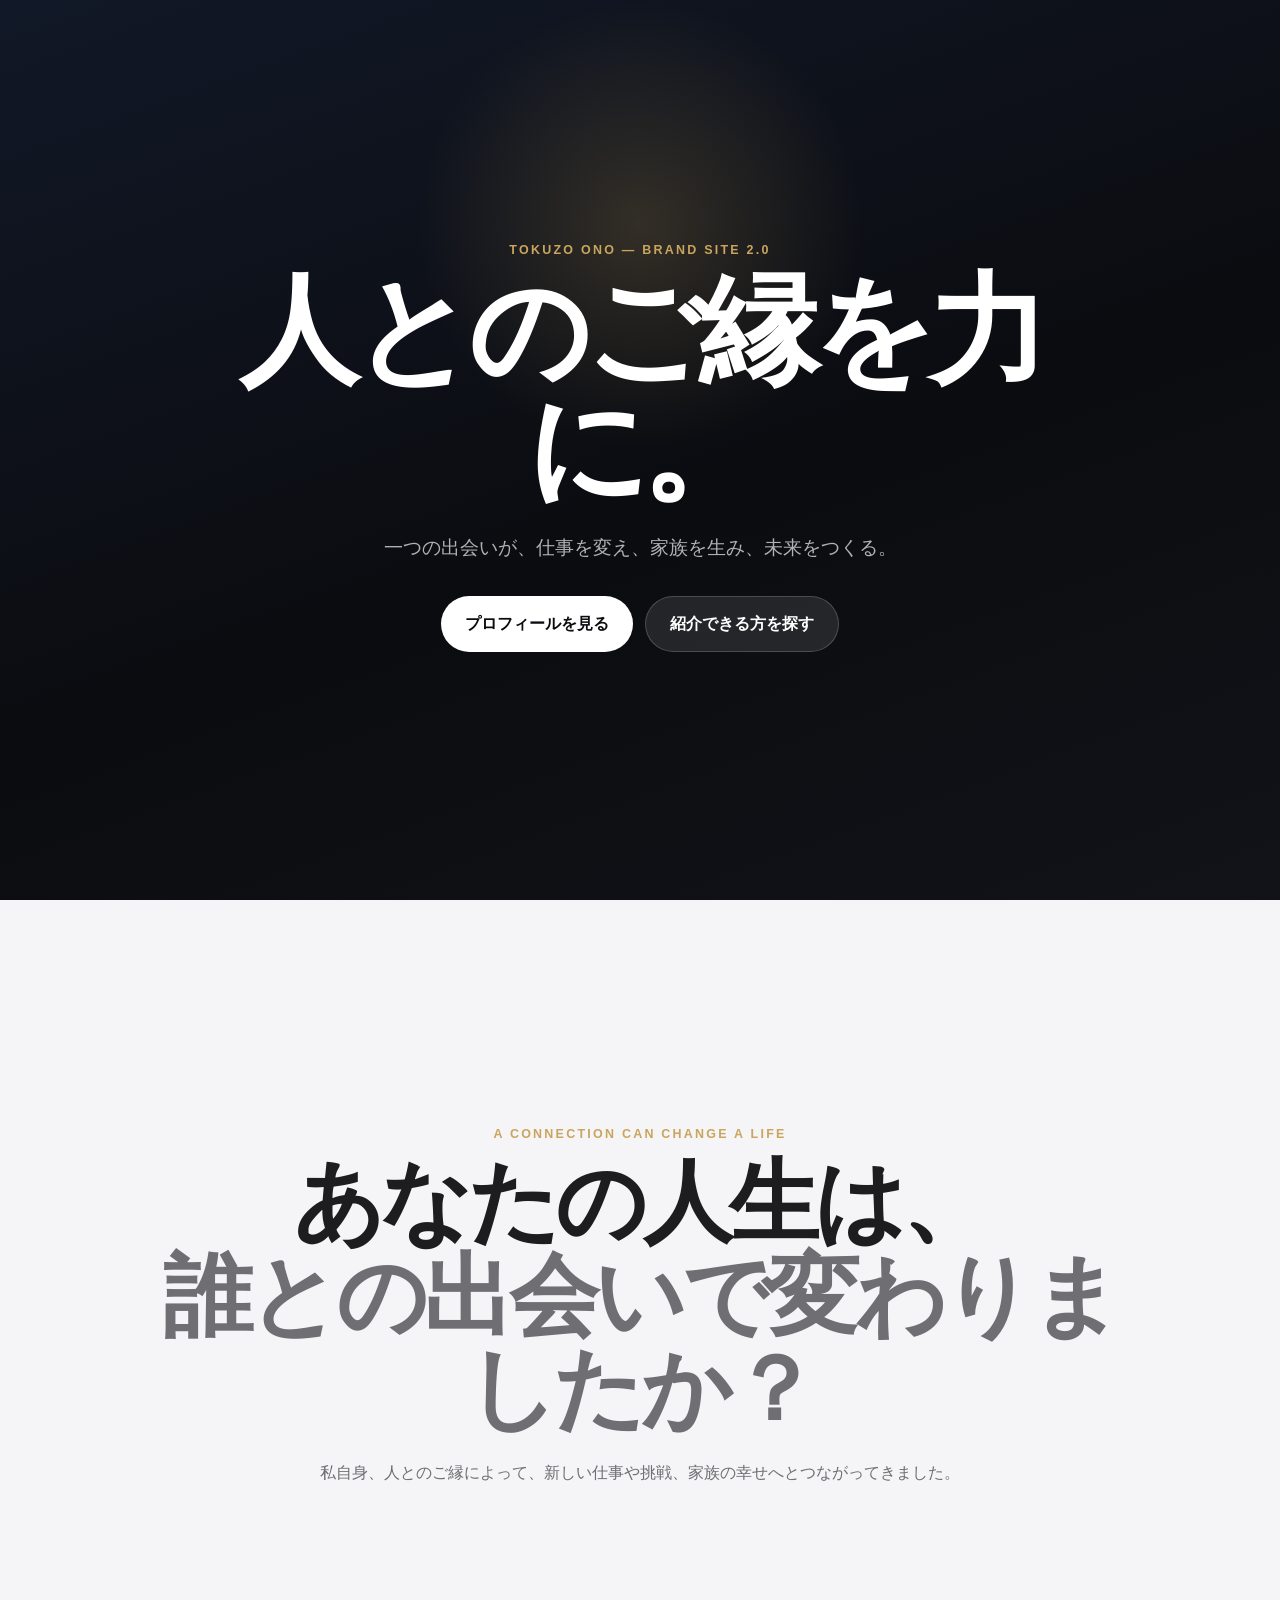
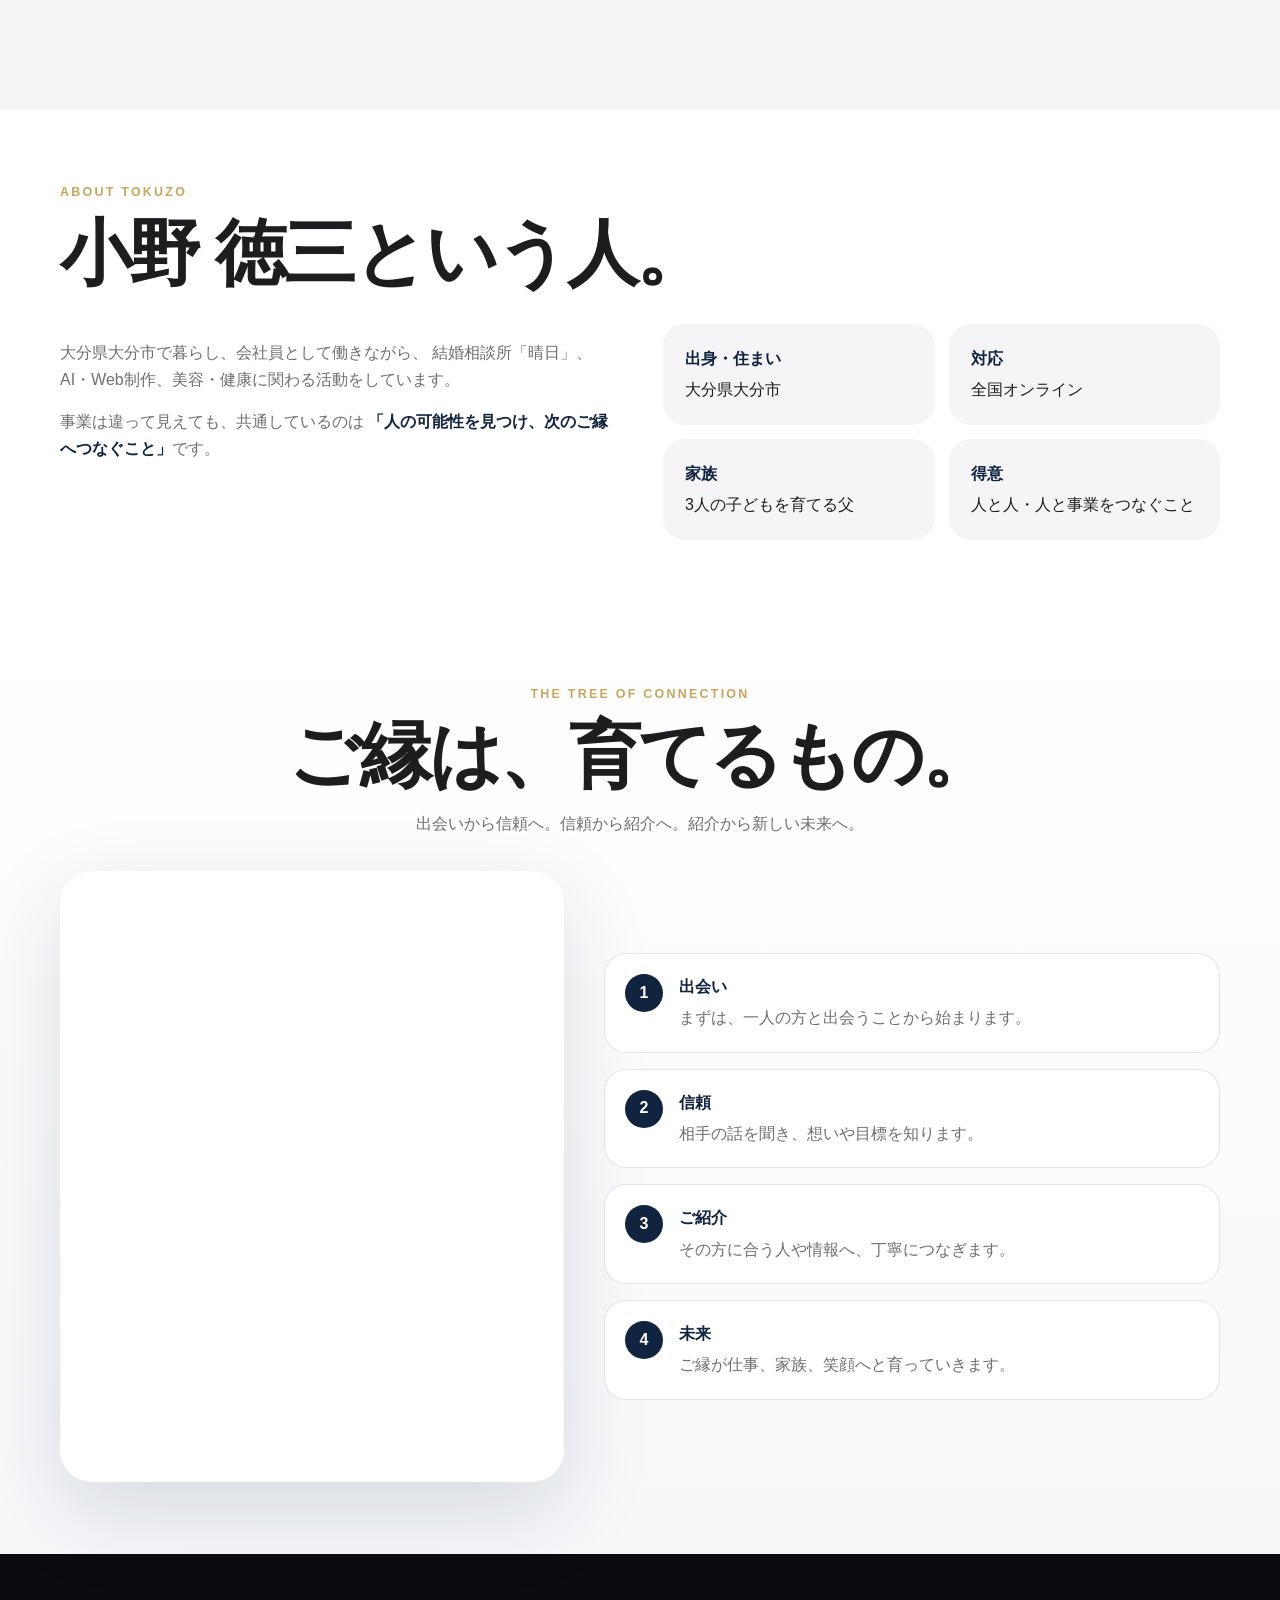
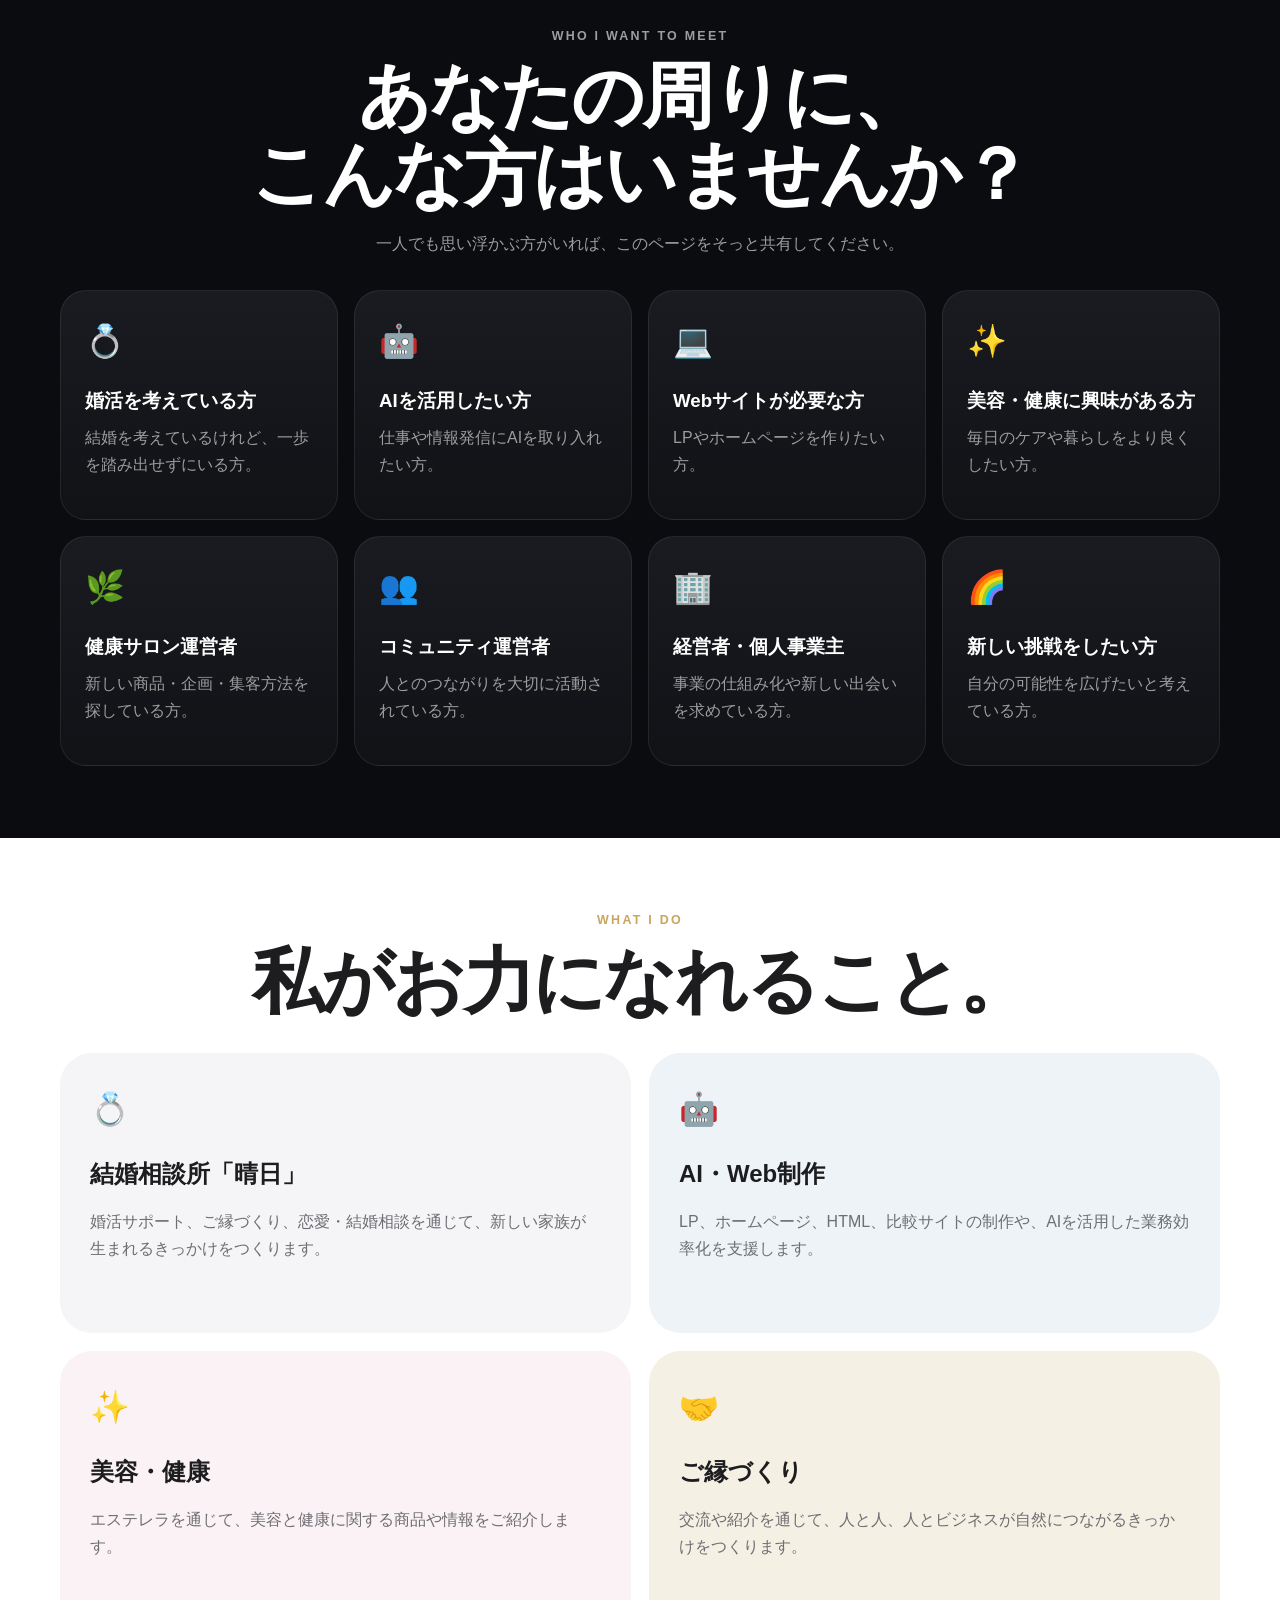
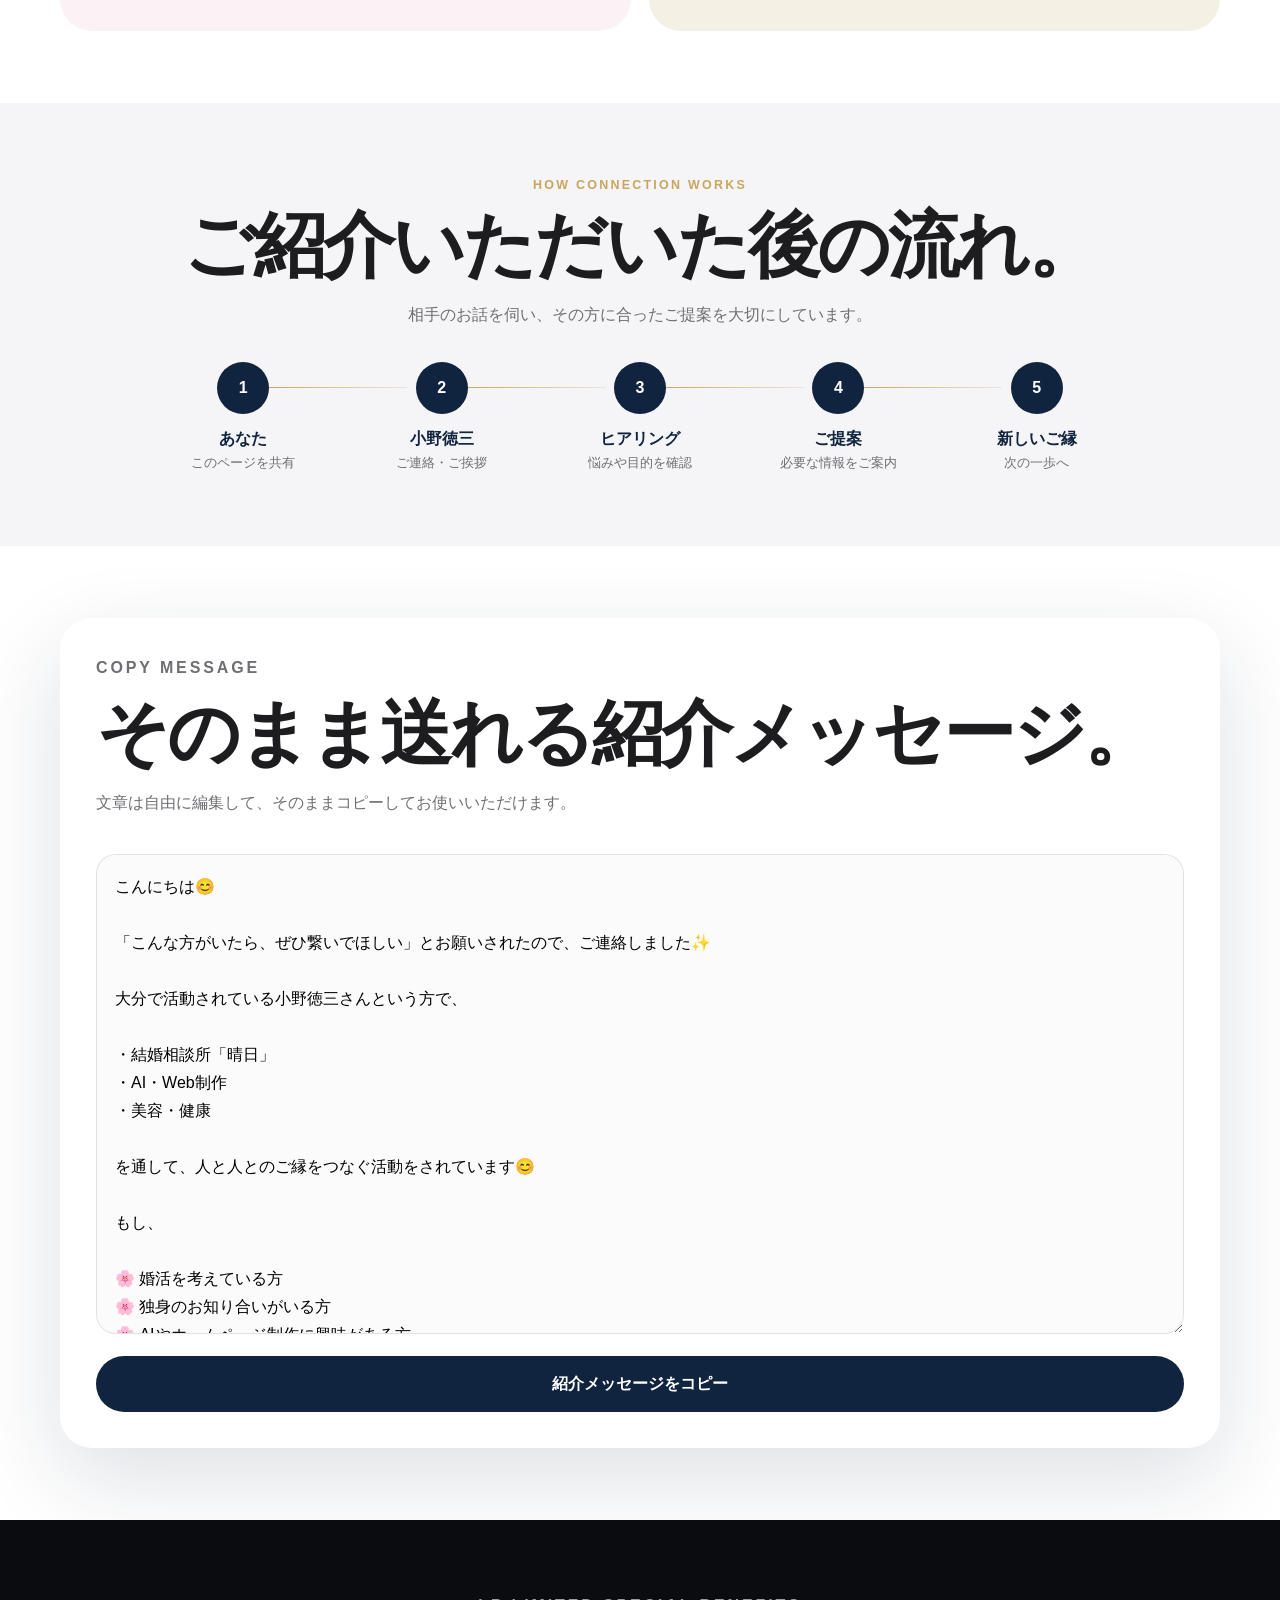
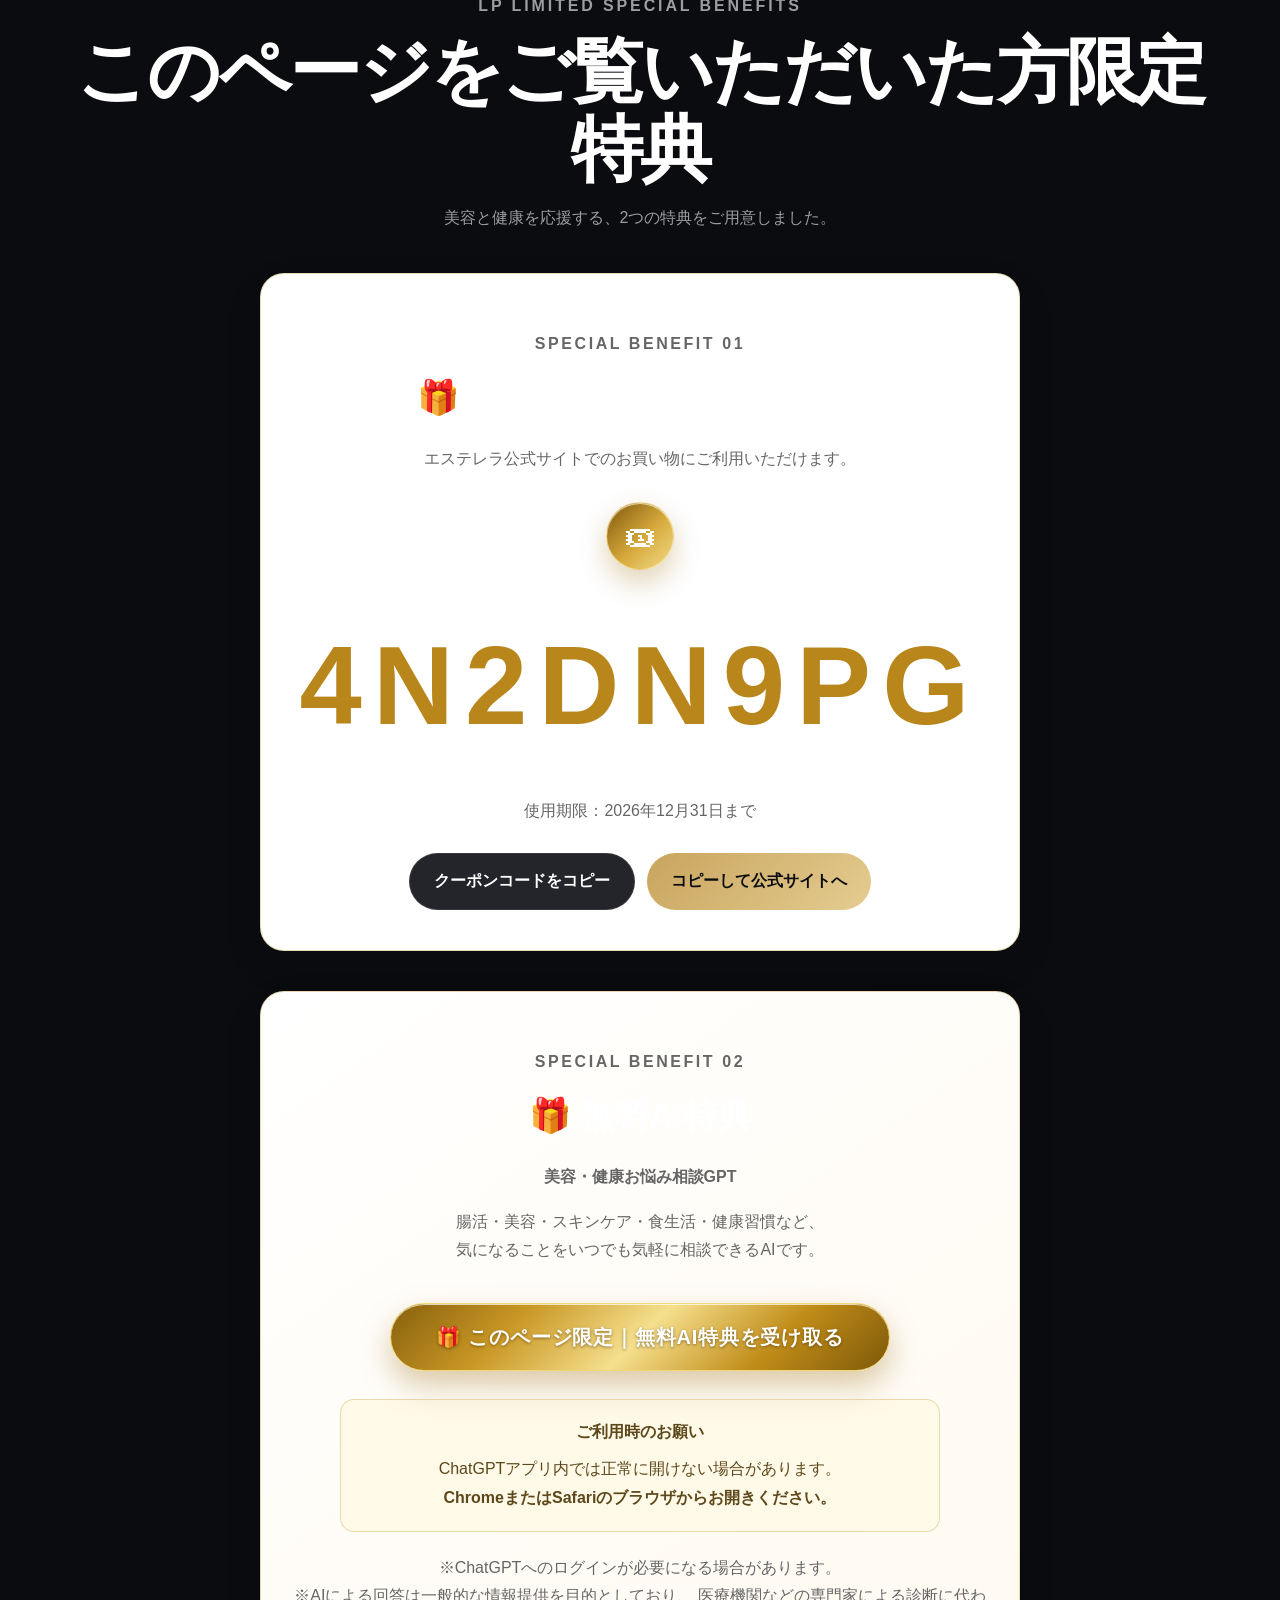
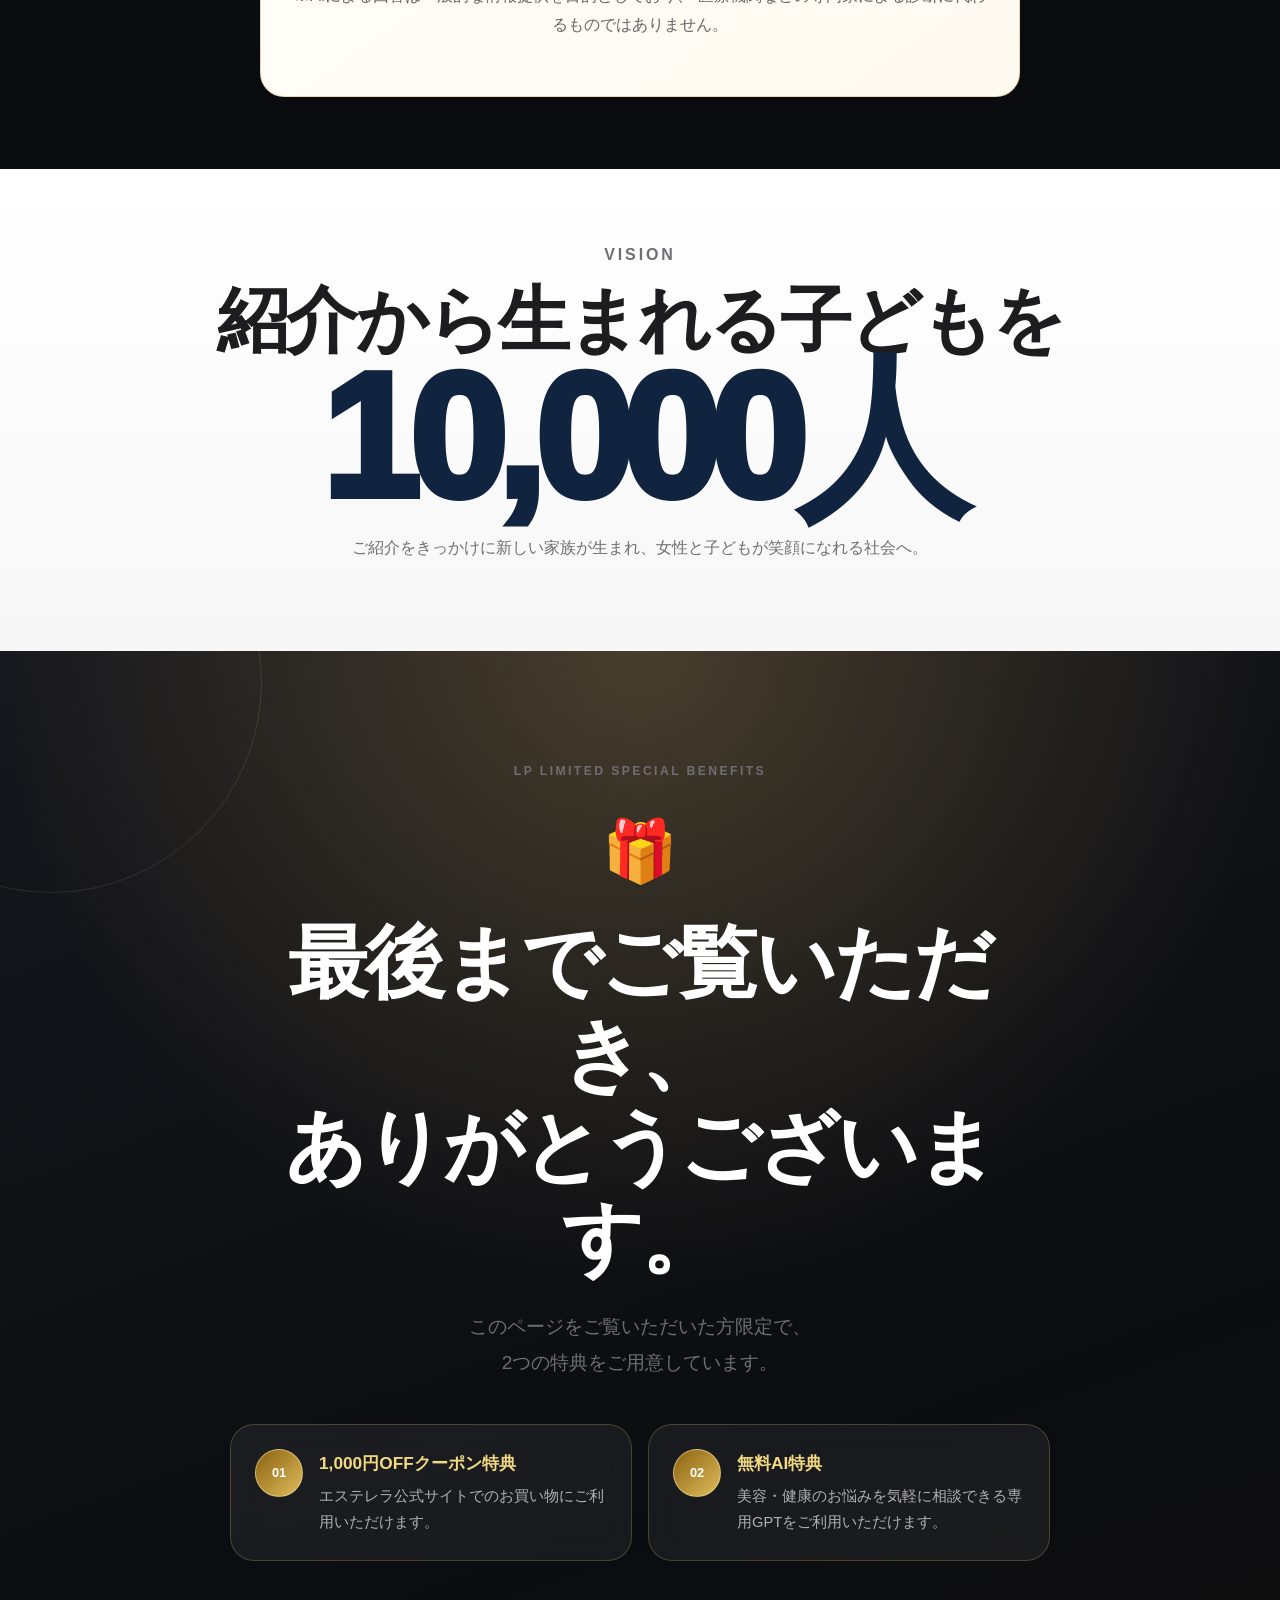
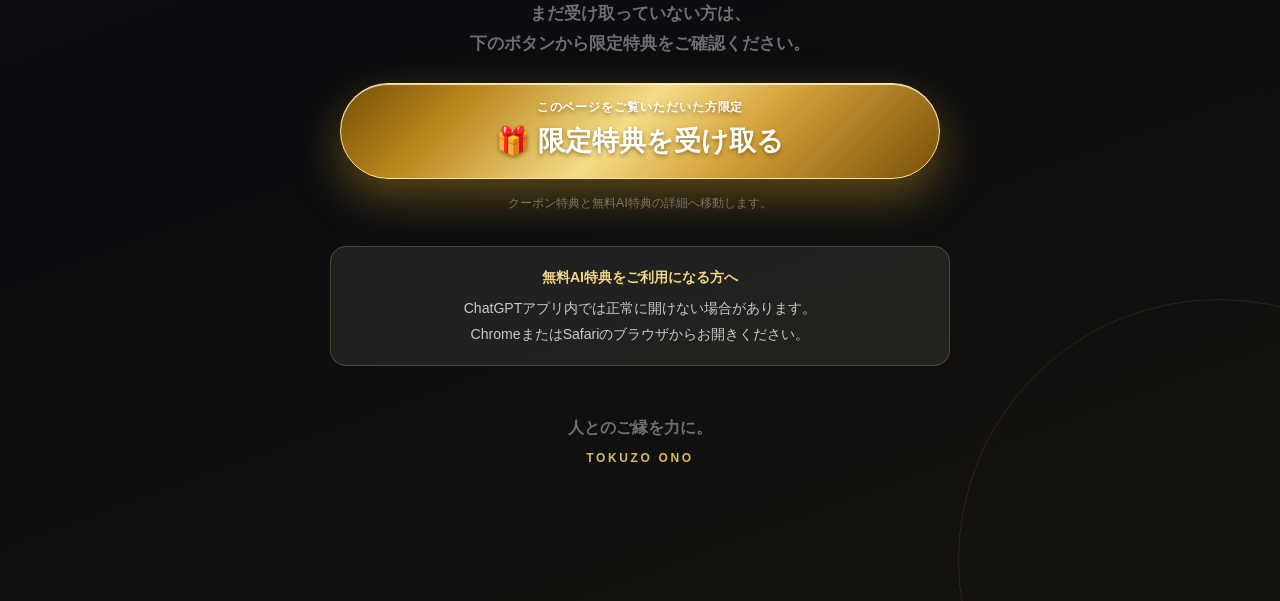
<file: index.html>
<!DOCTYPE html>
<html lang="ja">
<head>
  <meta charset="UTF-8">
  <meta name="viewport" content="width=device-width,initial-scale=1,viewport-fit=cover">
  <meta name="description" content="小野徳三ブランドサイト。人とのご縁を力に。婚活、AI・Web制作、美容・健康を通じて、新しい出会いと未来をつなぎます。">
  <meta name="theme-color" content="#0b0c10">
  <title>小野徳三｜人とのご縁を力に。</title>
  <link rel="stylesheet" href="style.css">
</head>
<body>
  <header class="hero">
    <div class="hero__inner reveal">
      <p class="eyebrow">TOKUZO ONO — BRAND SITE 2.0</p>
      <h1>人とのご縁を力に。</h1>
      <p class="hero__lead">一つの出会いが、仕事を変え、家族を生み、未来をつくる。</p>
      <div class="hero__actions">
        <a class="button button--light" href="#about">プロフィールを見る</a>
        <a class="button button--glass" href="#connect">紹介できる方を探す</a>
      </div>
    </div>
  </header>

  <main>
    <section class="statement">
      <div class="statement__inner reveal">
        <p class="eyebrow">A CONNECTION CAN CHANGE A LIFE</p>
        <h2>あなたの人生は、<span>誰との出会いで変わりましたか？</span></h2>
        <p>私自身、人とのご縁によって、新しい仕事や挑戦、家族の幸せへとつながってきました。</p>
      </div>
    </section>

    <section class="section" id="about">
      <div class="container">
        <div class="section__head reveal">
          <p class="eyebrow">ABOUT TOKUZO</p>
          <h2>小野 徳三という人。</h2>
        </div>

        <div class="about-grid">
          <div class="about-copy reveal">
            <p>
              大分県大分市で暮らし、会社員として働きながら、
              結婚相談所「晴日」、AI・Web制作、美容・健康に関わる活動をしています。
            </p>
            <p>
              事業は違って見えても、共通しているのは
              <strong>「人の可能性を見つけ、次のご縁へつなぐこと」</strong>です。
            </p>
          </div>

          <div class="facts">
            <article class="fact reveal"><b>出身・住まい</b><span>大分県大分市</span></article>
            <article class="fact reveal"><b>対応</b><span>全国オンライン</span></article>
            <article class="fact reveal"><b>家族</b><span>3人の子どもを育てる父</span></article>
            <article class="fact reveal"><b>得意</b><span>人と人・人と事業をつなぐこと</span></article>
          </div>
        </div>
      </div>
    </section>

    <section class="section story" id="story">
      <div class="container">
        <div class="section__head centered reveal">
          <p class="eyebrow">THE TREE OF CONNECTION</p>
          <h2>ご縁は、育てるもの。</h2>
          <p>出会いから信頼へ。信頼から紹介へ。紹介から新しい未来へ。</p>
        </div>

        <div class="story-grid">
          <div class="tree-card reveal">
            <svg class="tree" viewBox="0 0 500 620" role="img" aria-label="ご縁の木">
              <path class="trunk" d="M250 550 C245 470 252 390 250 310 C248 235 255 180 250 110"/>
              <path class="branch" d="M250 390 C205 355 165 325 125 285"/>
              <path class="branch" d="M250 360 C295 330 335 300 375 255"/>
              <path class="branch" d="M250 300 C210 270 180 235 160 195"/>
              <path class="branch" d="M250 280 C292 245 320 210 340 165"/>
              <path class="branch" d="M250 225 C225 190 220 155 225 120"/>
              <path class="branch" d="M250 215 C275 180 280 145 275 110"/>
              <g class="leaves">
                <circle cx="122" cy="284" r="16"/><circle cx="155" cy="315" r="15"/>
                <circle cx="380" cy="252" r="17"/><circle cx="337" cy="291" r="15"/>
                <circle cx="158" cy="193" r="17"/><circle cx="190" cy="235" r="14"/>
                <circle cx="342" cy="163" r="17"/><circle cx="310" cy="210" r="14"/>
                <circle cx="224" cy="118" r="16"/><circle cx="276" cy="108" r="16"/>
              </g>
              <g class="flowers">
                <circle cx="118" cy="270" r="9"/><circle cx="149" cy="303" r="8"/>
                <circle cx="385" cy="238" r="9"/><circle cx="350" cy="278" r="8"/>
                <circle cx="150" cy="180" r="9"/><circle cx="181" cy="220" r="8"/>
                <circle cx="348" cy="150" r="9"/><circle cx="318" cy="198" r="8"/>
                <circle cx="215" cy="105" r="9"/><circle cx="286" cy="95" r="9"/>
              </g>
            </svg>
          </div>

          <div class="story-steps">
            <article class="story-step reveal"><span>1</span><div><b>出会い</b><p>まずは、一人の方と出会うことから始まります。</p></div></article>
            <article class="story-step reveal"><span>2</span><div><b>信頼</b><p>相手の話を聞き、想いや目標を知ります。</p></div></article>
            <article class="story-step reveal"><span>3</span><div><b>ご紹介</b><p>その方に合う人や情報へ、丁寧につなぎます。</p></div></article>
            <article class="story-step reveal"><span>4</span><div><b>未来</b><p>ご縁が仕事、家族、笑顔へと育っていきます。</p></div></article>
          </div>
        </div>
      </div>
    </section>

    <section class="section connect" id="connect">
      <div class="container">
        <div class="section__head centered reveal">
          <p class="eyebrow">WHO I WANT TO MEET</p>
          <h2>あなたの周りに、<br>こんな方はいませんか？</h2>
          <p>一人でも思い浮かぶ方がいれば、このページをそっと共有してください。</p>
        </div>

        <div class="connect-grid">
          <article class="connect-card reveal"><span>💍</span><h3>婚活を考えている方</h3><p>結婚を考えているけれど、一歩を踏み出せずにいる方。</p></article>
          <article class="connect-card reveal"><span>🤖</span><h3>AIを活用したい方</h3><p>仕事や情報発信にAIを取り入れたい方。</p></article>
          <article class="connect-card reveal"><span>💻</span><h3>Webサイトが必要な方</h3><p>LPやホームページを作りたい方。</p></article>
          <article class="connect-card reveal"><span>✨</span><h3>美容・健康に興味がある方</h3><p>毎日のケアや暮らしをより良くしたい方。</p></article>
          <article class="connect-card reveal"><span>🌿</span><h3>健康サロン運営者</h3><p>新しい商品・企画・集客方法を探している方。</p></article>
          <article class="connect-card reveal"><span>👥</span><h3>コミュニティ運営者</h3><p>人とのつながりを大切に活動されている方。</p></article>
          <article class="connect-card reveal"><span>🏢</span><h3>経営者・個人事業主</h3><p>事業の仕組み化や新しい出会いを求めている方。</p></article>
          <article class="connect-card reveal"><span>🌈</span><h3>新しい挑戦をしたい方</h3><p>自分の可能性を広げたいと考えている方。</p></article>
        </div>
      </div>
    </section>

    <section class="section services">
      <div class="container">
        <div class="section__head centered reveal">
          <p class="eyebrow">WHAT I DO</p>
          <h2>私がお力になれること。</h2>
        </div>

        <div class="services-grid">
          <article class="service reveal"><span>💍</span><h3>結婚相談所「晴日」</h3><p>婚活サポート、ご縁づくり、恋愛・結婚相談を通じて、新しい家族が生まれるきっかけをつくります。</p></article>
          <article class="service reveal"><span>🤖</span><h3>AI・Web制作</h3><p>LP、ホームページ、HTML、比較サイトの制作や、AIを活用した業務効率化を支援します。</p></article>
          <article class="service reveal"><span>✨</span><h3>美容・健康</h3><p>エステレラを通じて、美容と健康に関する商品や情報をご紹介します。</p></article>
          <article class="service reveal"><span>🤝</span><h3>ご縁づくり</h3><p>交流や紹介を通じて、人と人、人とビジネスが自然につながるきっかけをつくります。</p></article>
        </div>
      </div>
    </section>

    <section class="section flow">
      <div class="container">
        <div class="section__head centered reveal">
          <p class="eyebrow">HOW CONNECTION WORKS</p>
          <h2>ご紹介いただいた後の流れ。</h2>
          <p>相手のお話を伺い、その方に合ったご提案を大切にしています。</p>
        </div>

        <div class="flow-line">
          <div class="flow-item reveal"><b>1</b><span>あなた</span><small>このページを共有</small></div>
          <div class="flow-item reveal"><b>2</b><span>小野徳三</span><small>ご連絡・ご挨拶</small></div>
          <div class="flow-item reveal"><b>3</b><span>ヒアリング</span><small>悩みや目的を確認</small></div>
          <div class="flow-item reveal"><b>4</b><span>ご提案</span><small>必要な情報をご案内</small></div>
          <div class="flow-item reveal"><b>5</b><span>新しいご縁</span><small>次の一歩へ</small></div>
        </div>
      </div>
    </section>

    <section class="section" id="message">
      <div class="container">
        <div class="message-card reveal">
          <p class="eyebrow">COPY MESSAGE</p>
          <h2>そのまま送れる紹介メッセージ。</h2>
          <p>文章は自由に編集して、そのままコピーしてお使いいただけます。</p>
          <textarea id="messageText">こんにちは😊

「こんな方がいたら、ぜひ繋いでほしい」とお願いされたので、ご連絡しました✨

大分で活動されている小野徳三さんという方で、

・結婚相談所「晴日」
・AI・Web制作
・美容・健康

を通して、人と人とのご縁をつなぐ活動をされています😊

もし、

🌸 婚活を考えている方
🌸 独身のお知り合いがいる方
🌸 AIやホームページ制作に興味がある方
🌸 美容・健康に興味がある方
🌸 健康サロンを運営されている方
🌸 新しいご縁や人脈を広げたい方

など、思い当たる方がいらっしゃいましたら、ぜひプロフィールをご覧いただけると嬉しいです✨

ご縁がつながるきっかけになれば嬉しいです😊</textarea>
          <button class="button copy-button" type="button" onclick="copyMessage()">紹介メッセージをコピー</button>
        </div>
      </div>
    </section>

<section class="section coupon" id="coupon">
  <div class="container centered reveal">

    <p class="eyebrow">LP LIMITED SPECIAL BENEFITS</p>
    <h2>このページをご覧いただいた方限定特典</h2>
    <p>美容と健康を応援する、2つの特典をご用意しました。</p>

    <!-- 特典1：クーポン -->
    <div class="benefit-box">
      <p class="benefit-label">SPECIAL BENEFIT 01</p>
      <h3>🎁 1,000円OFFクーポン特典</h3>

      <p>
        エステレラ公式サイトでのお買い物にご利用いただけます。
      </p>

      <div class="coupon-icon" aria-hidden="true">🎟</div>

      <div class="coupon-code" id="couponCode">
        4N2DN9PG
      </div>

      <p class="coupon-expiry">
        使用期限：2026年12月31日まで
      </p>

      <div class="coupon-actions">
        <button
          class="button button--dark"
          type="button"
          onclick="copyCoupon()"
        >
          クーポンコードをコピー
        </button>

        <button
          class="button button--gold"
          type="button"
          onclick="copyCouponAndOpen()"
        >
          コピーして公式サイトへ
        </button>
      </div>
    </div>

    <!-- 特典2：無料AI -->
    <div class="benefit-box ai-benefit">
      <p class="benefit-label">SPECIAL BENEFIT 02</p>
      <h3>🎁 無料AI特典</h3>

      <p class="ai-benefit-title">
        美容・健康お悩み相談GPT
      </p>

      <p>
        腸活・美容・スキンケア・食生活・健康習慣など、<br>
        気になることをいつでも気軽に相談できるAIです。
      </p>

      <a
        class="gold-ai-button"
        href="https://chatgpt.com/g/g-6a60151edc6c8191a9d6f180d52386a7-mei-rong-jian-kang-onao-mixiang-tan-gpt"
        target="_blank"
        rel="noopener noreferrer"
      >
        🎁 このページ限定｜無料AI特典を受け取る
      </a>

      <div class="browser-notice">
        <strong>ご利用時のお願い</strong>

        <p>
          ChatGPTアプリ内では正常に開けない場合があります。<br>
          <strong>
            ChromeまたはSafariのブラウザからお開きください。
          </strong>
        </p>
      </div>

      <p class="ai-note">
        ※ChatGPTへのログインが必要になる場合があります。<br>
        ※AIによる回答は一般的な情報提供を目的としており、
        医療機関などの専門家による診断に代わるものではありません。
      </p>
    </div>

  </div>
</section>
    

    <section class="section vision">
      <div class="container centered reveal">
        <p class="eyebrow">VISION</p>
        <h2>紹介から生まれる子どもを</h2>
        <div class="vision-number">10,000人</div>
        <p>ご紹介をきっかけに新しい家族が生まれ、女性と子どもが笑顔になれる社会へ。</p>
      </div>
    </section>

    <section class="final final-benefit-cta">
      <div class="final-benefit-inner reveal">
        <p class="final-benefit-label">LP LIMITED SPECIAL BENEFITS</p>
        <div class="final-logo">🎁</div>

        <h2>
          最後までご覧いただき、<br>
          ありがとうございます。
        </h2>

        <p class="final-benefit-lead">
          このページをご覧いただいた方限定で、<br>
          2つの特典をご用意しています。
        </p>

        <div class="final-benefit-list">
          <div class="final-benefit-item">
            <span class="final-benefit-icon">01</span>
            <div>
              <strong>1,000円OFFクーポン特典</strong>
              <p>エステレラ公式サイトでのお買い物にご利用いただけます。</p>
            </div>
          </div>

          <div class="final-benefit-item">
            <span class="final-benefit-icon">02</span>
            <div>
              <strong>無料AI特典</strong>
              <p>美容・健康のお悩みを気軽に相談できる専用GPTをご利用いただけます。</p>
            </div>
          </div>
        </div>

        <p class="final-benefit-message">
          まだ受け取っていない方は、<br>
          下のボタンから限定特典をご確認ください。
        </p>

        <a class="final-gold-cta" href="#coupon">
          <span class="final-cta-small">このページをご覧いただいた方限定</span>
          <span class="final-cta-main">🎁 限定特典を受け取る</span>
        </a>

        <p class="final-benefit-note">
          クーポン特典と無料AI特典の詳細へ移動します。
        </p>

        <div class="final-browser-note">
          <strong>無料AI特典をご利用になる方へ</strong>
          <p>
            ChatGPTアプリ内では正常に開けない場合があります。<br>
            ChromeまたはSafariのブラウザからお開きください。
          </p>
        </div>

        <p class="final-brand">
          人とのご縁を力に。<br>
          <span>TOKUZO ONO</span>
        </p>
      </div>
    </section>
  </main>


  <nav class="mobile-bar" aria-label="スマホ用メニュー">
    <a href="#about">プロフィール</a>
    <a href="#connect">繋がりたい方</a>
    <a href="#message">紹介文</a>
    <a href="#coupon">限定特典</a>
  </nav>

  <div class="toast" id="toast">コピーしました</div>
  <script src="script.js"></script>
</body>
</html>
</file>
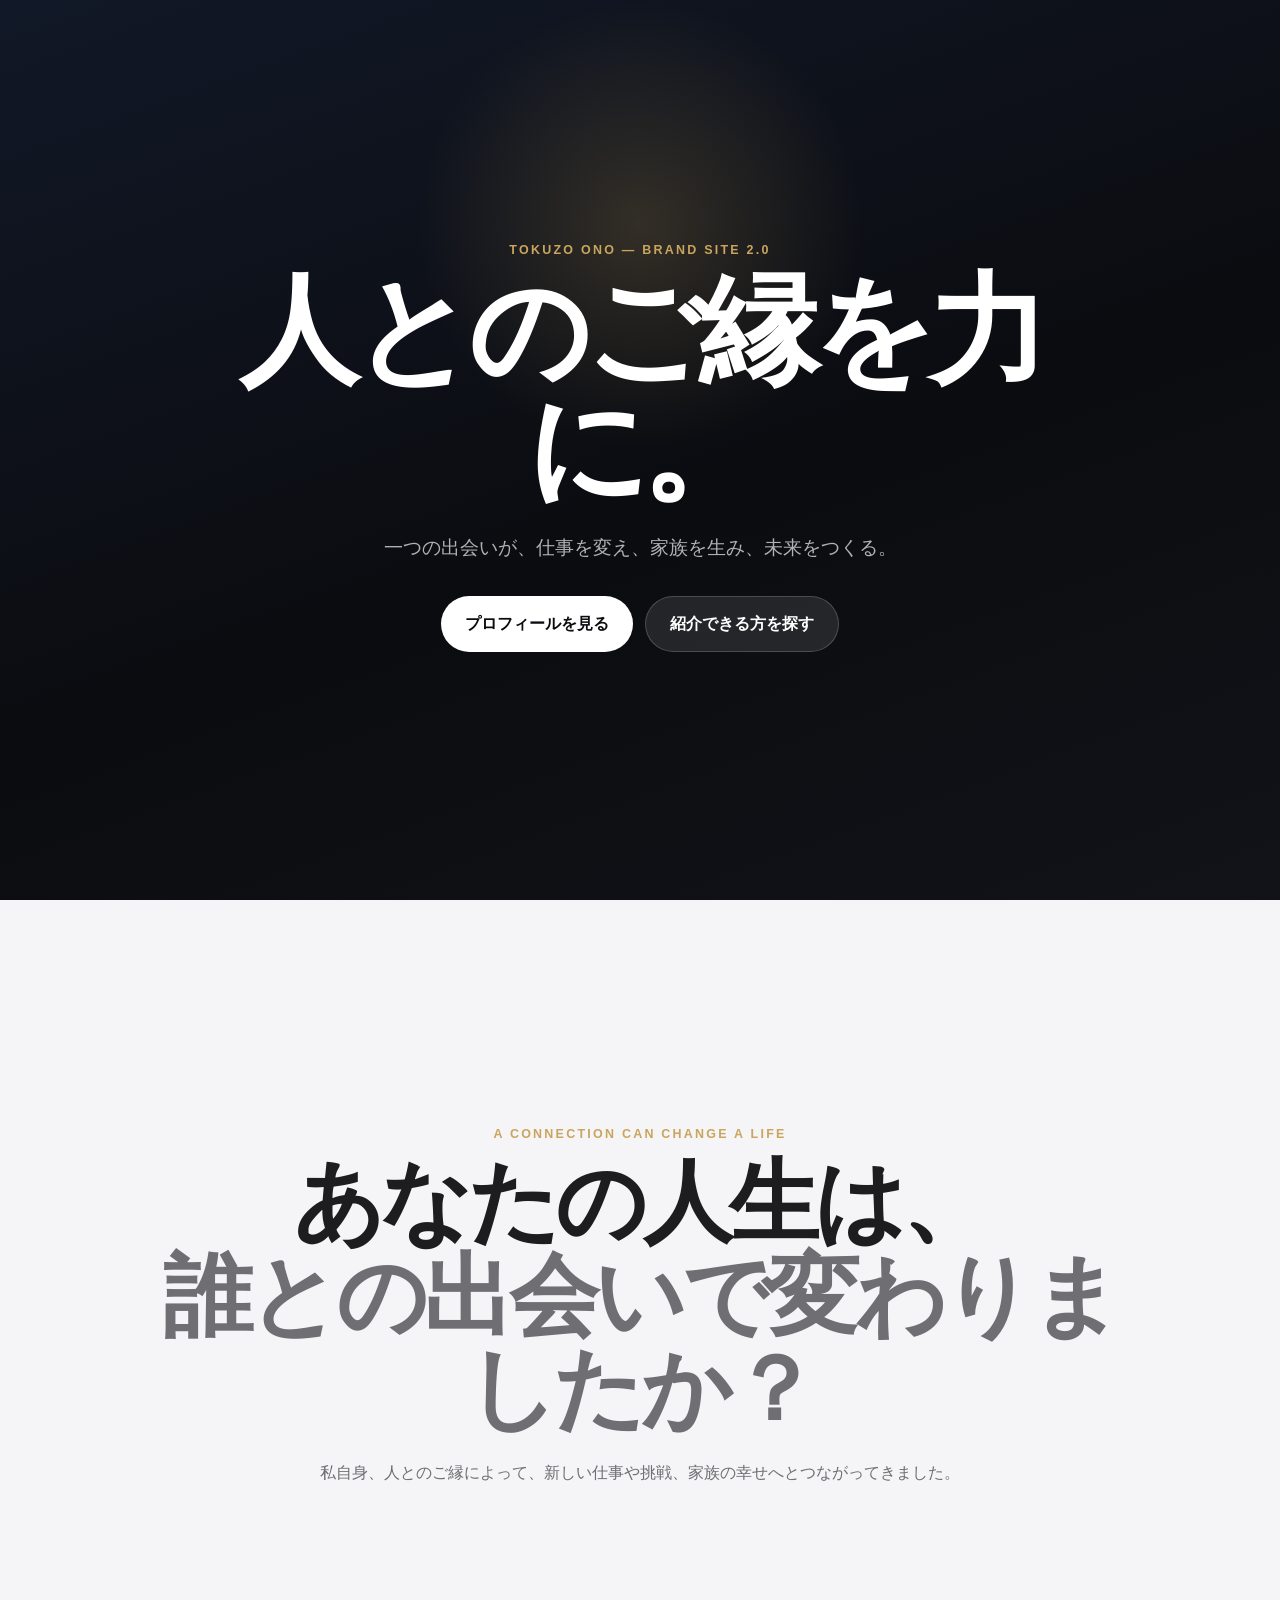
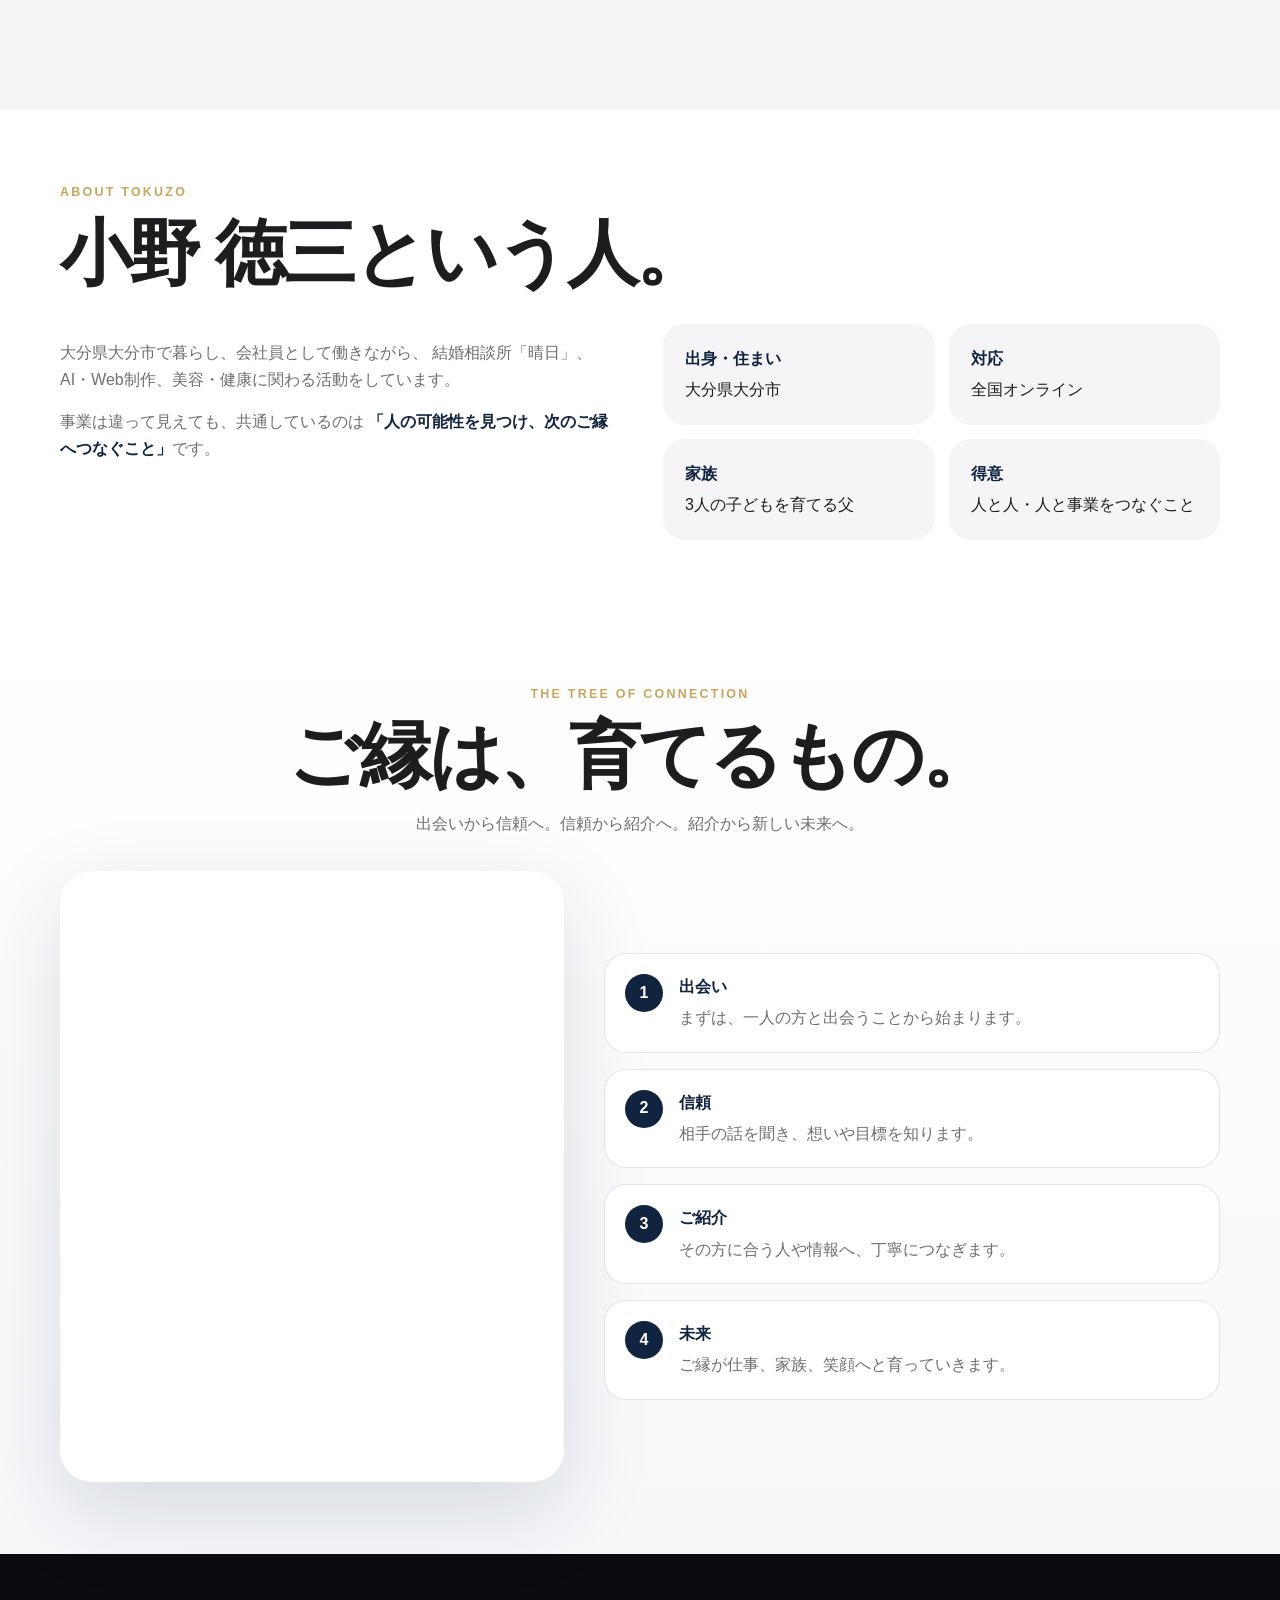
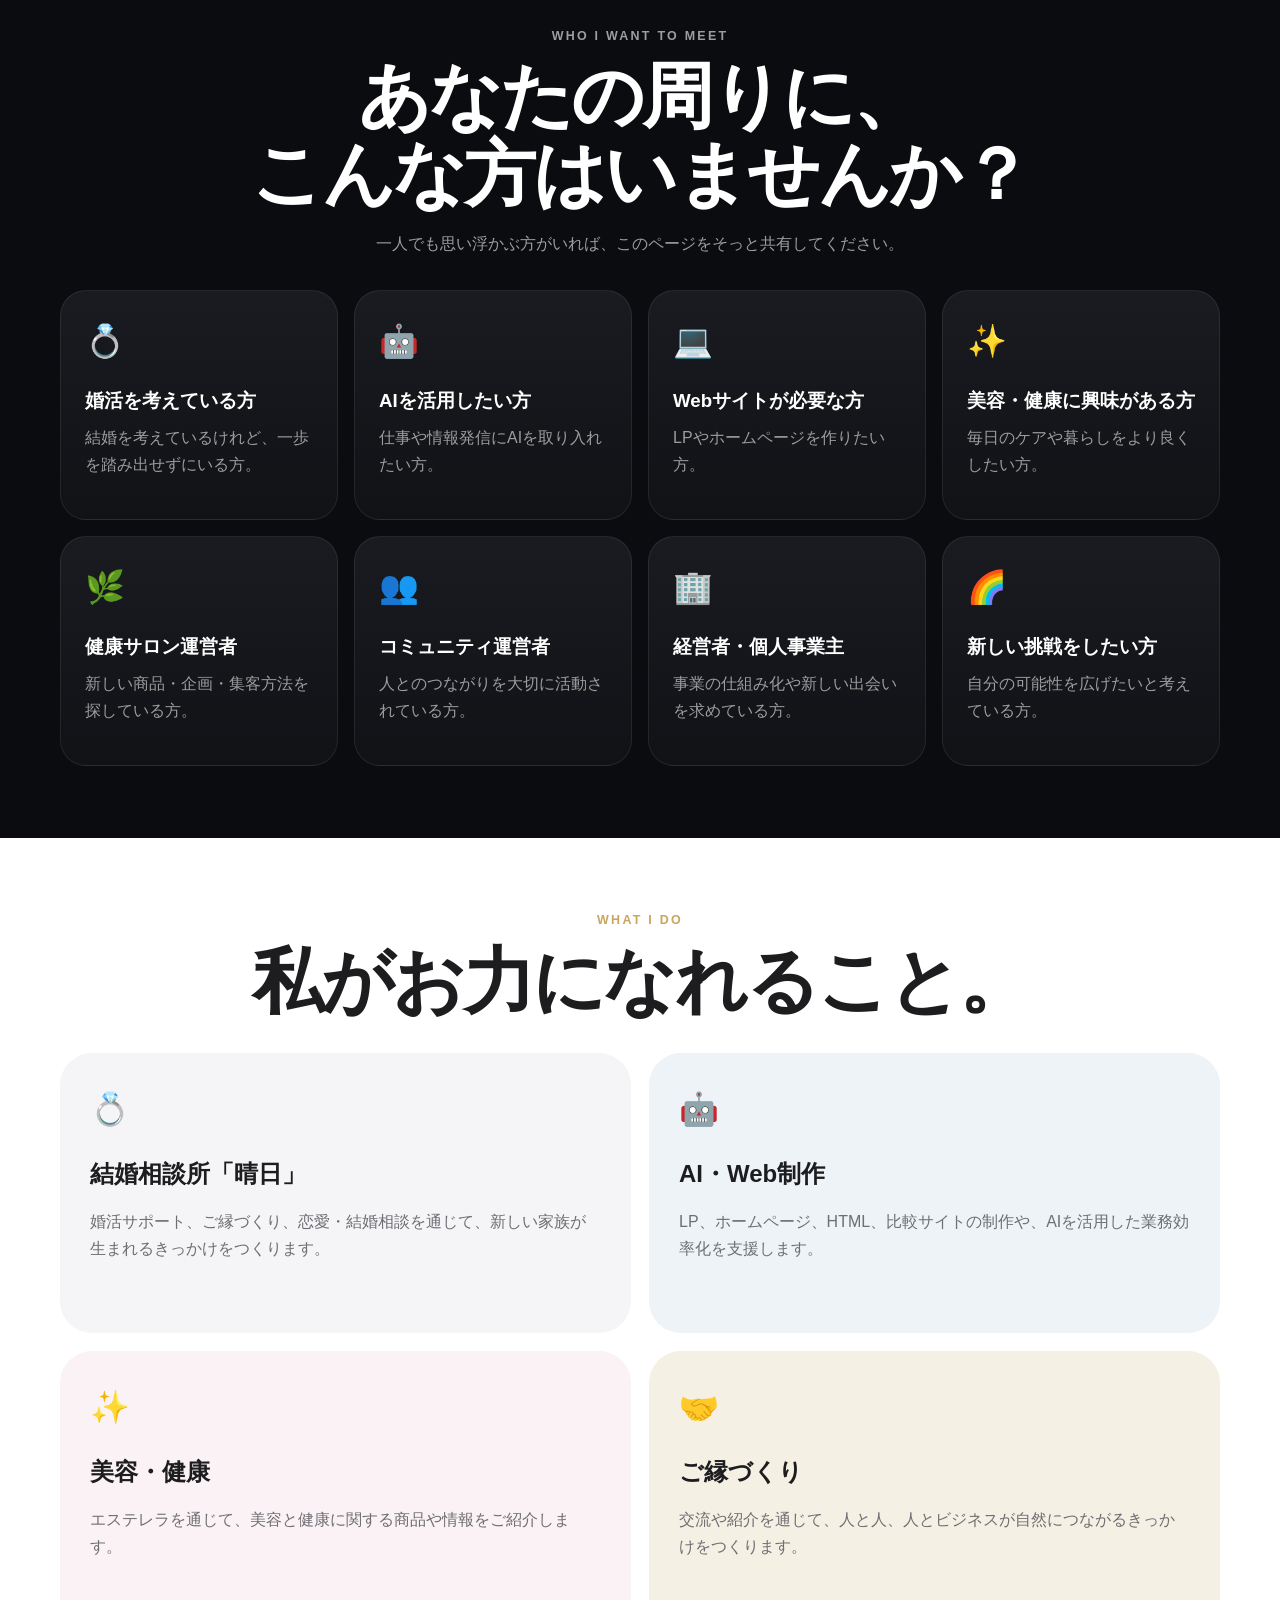
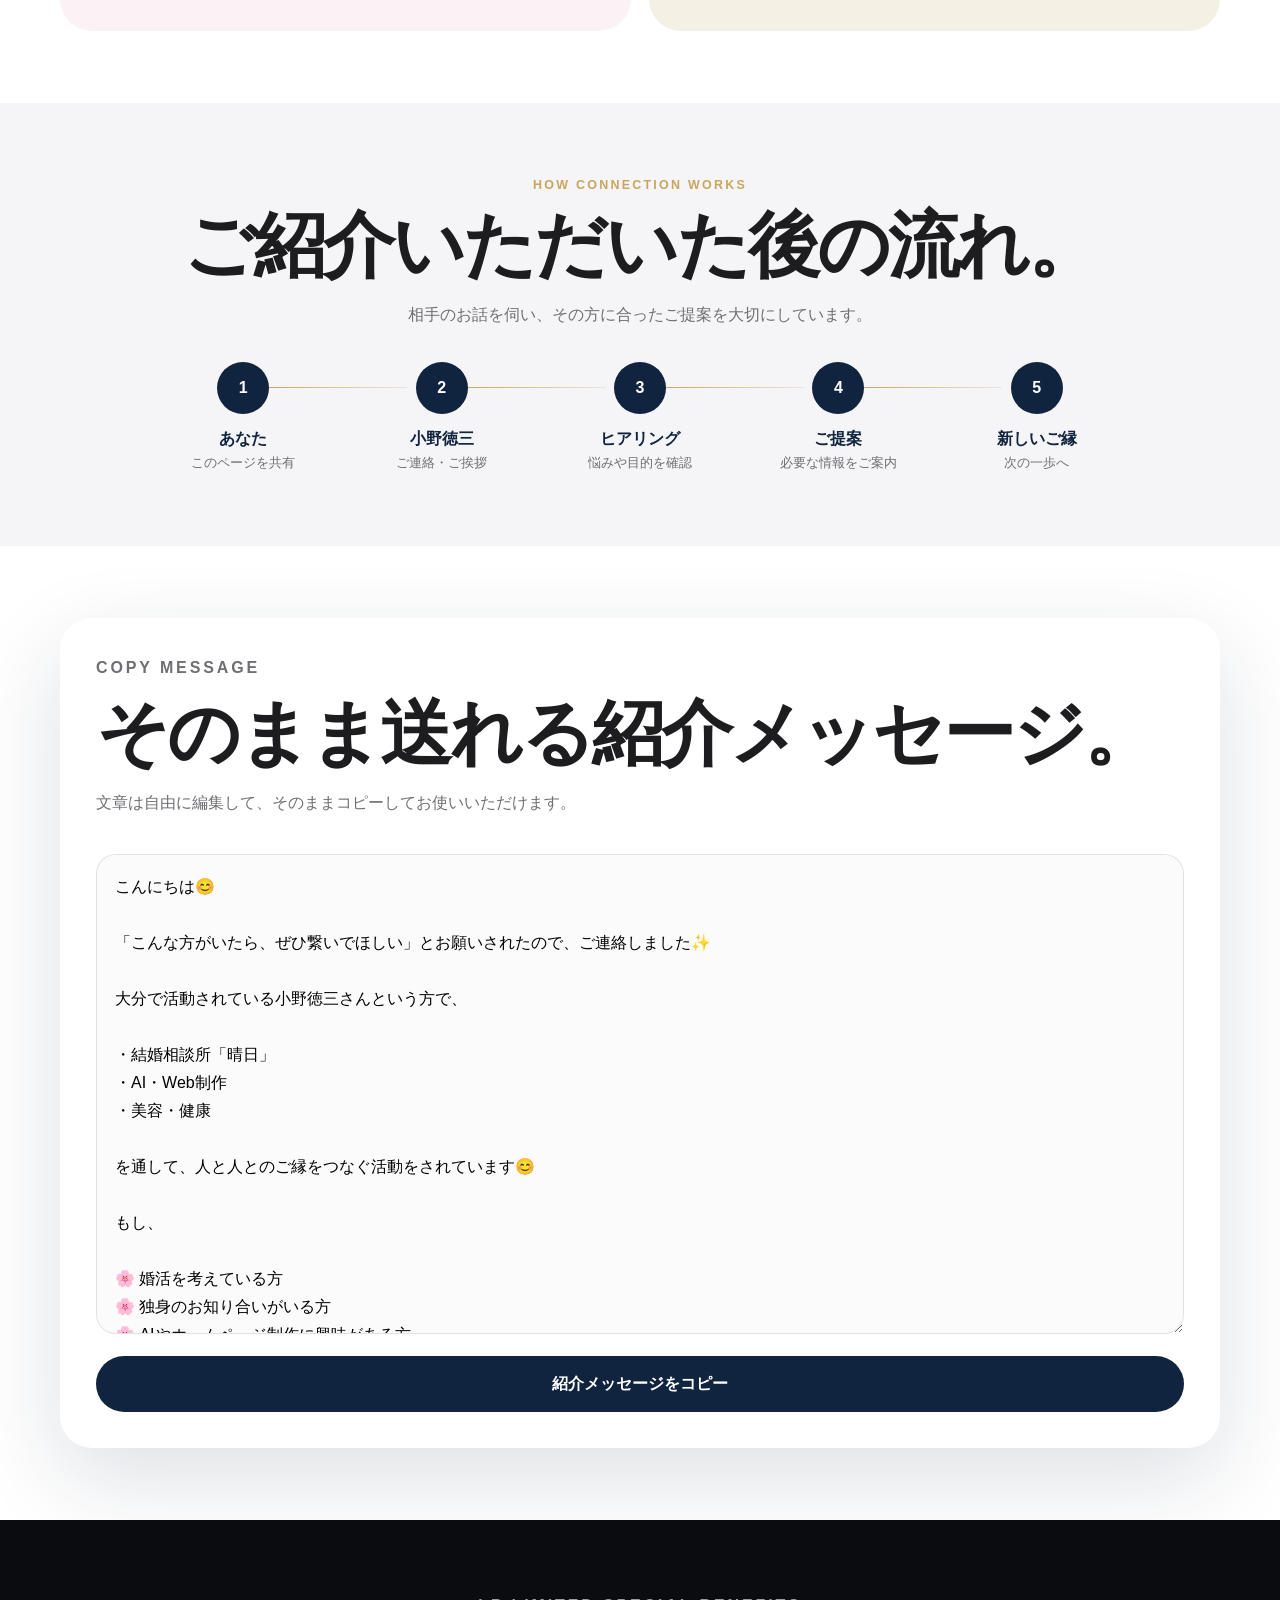
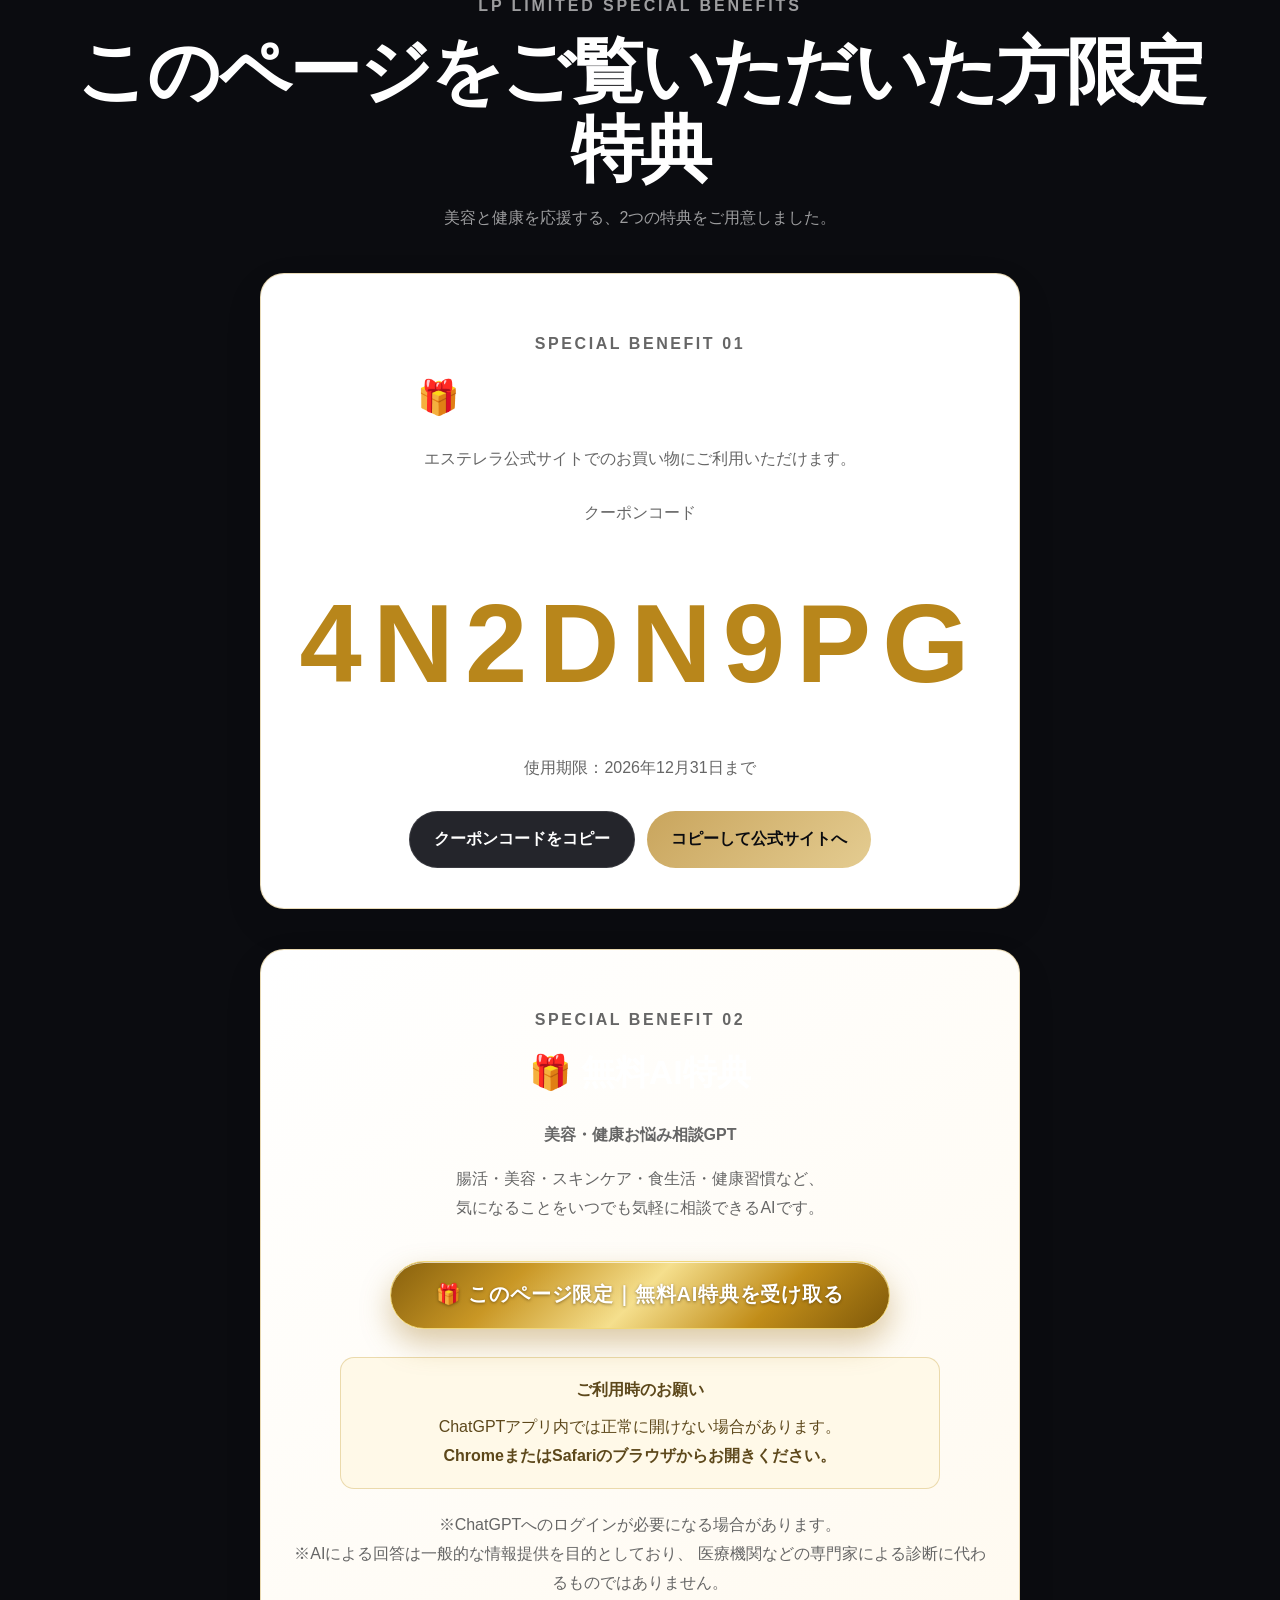
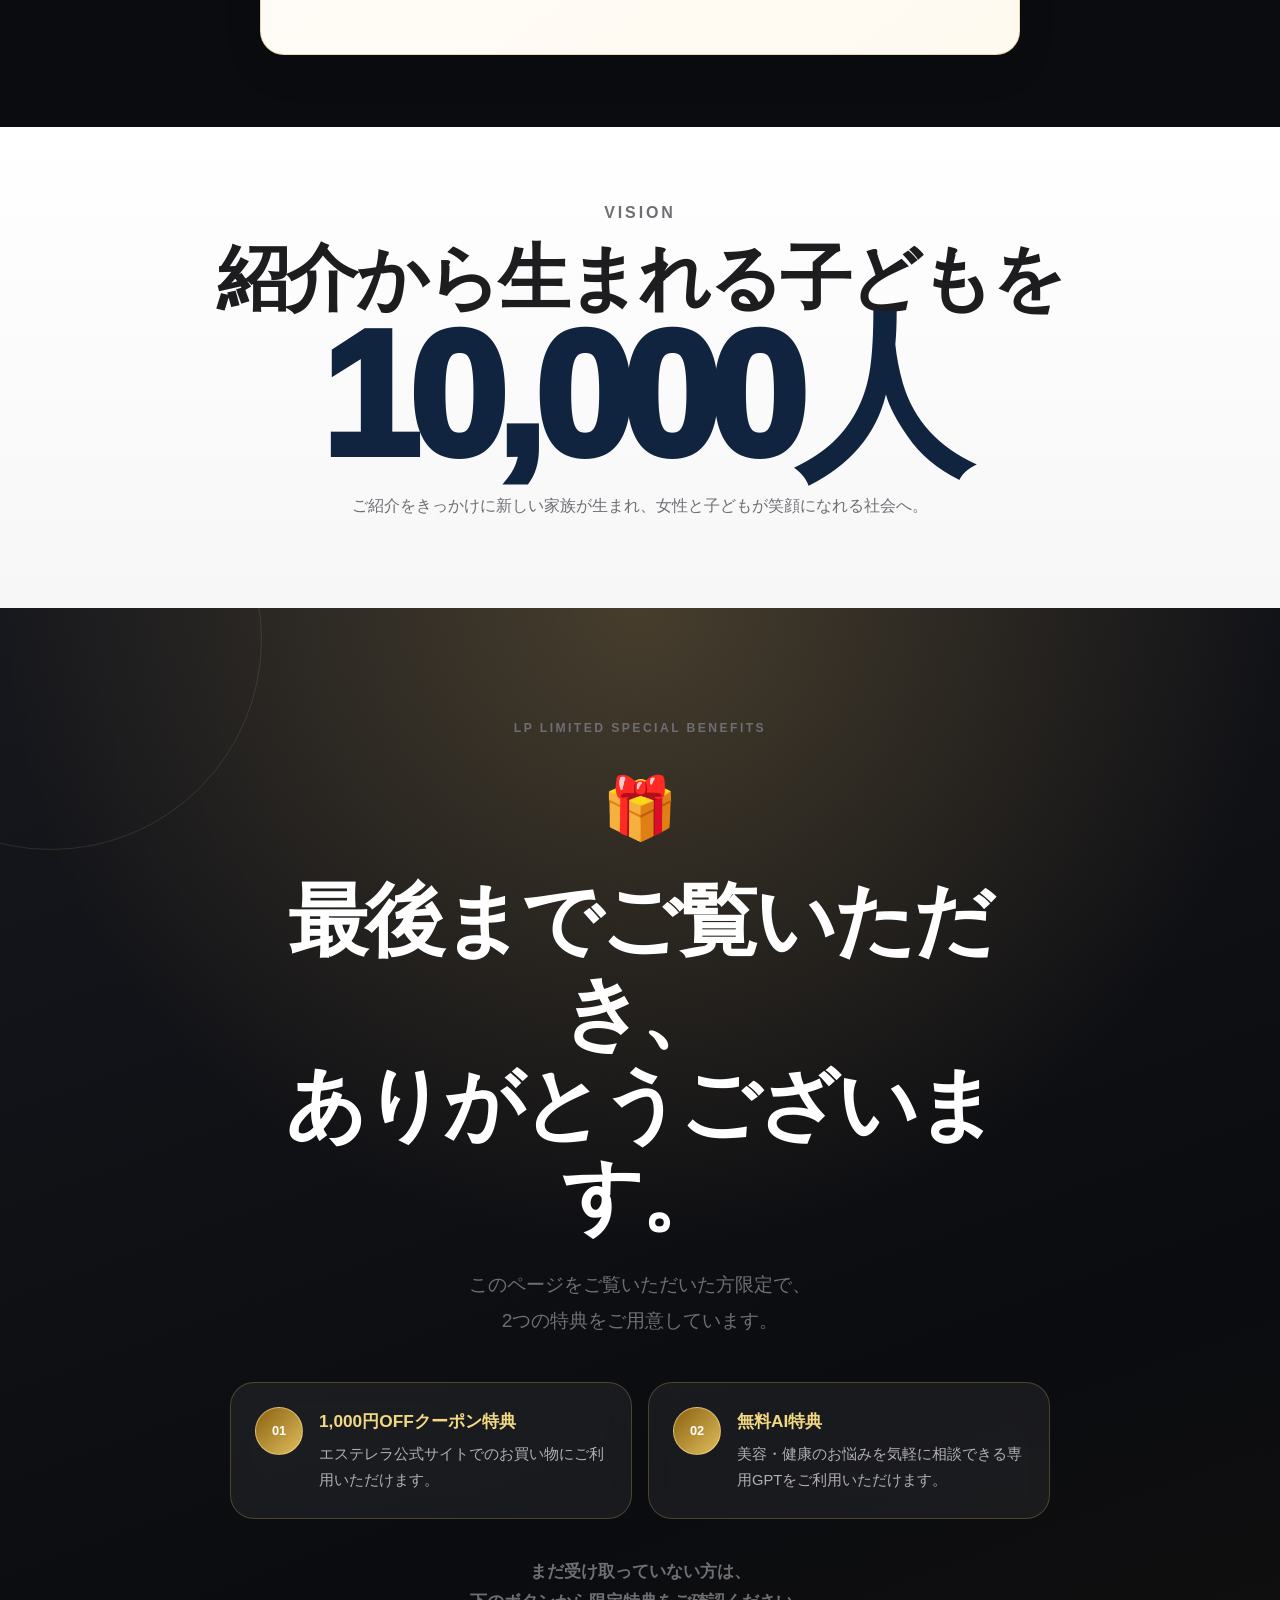
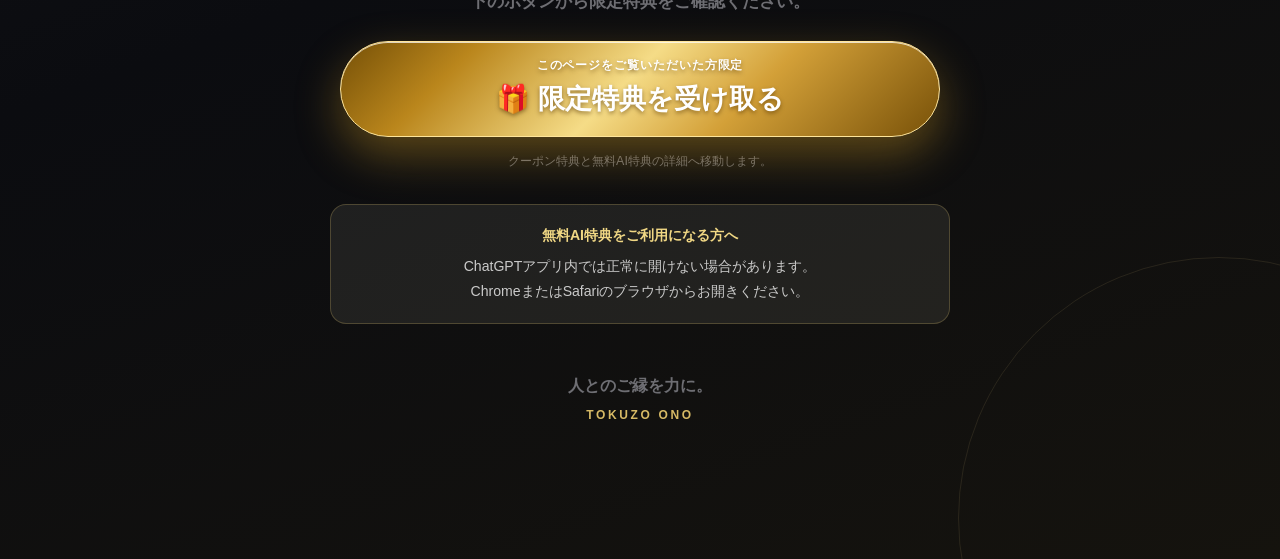
<file: index (2).html>
<!DOCTYPE html>
<html lang="ja">
<head>
  <meta charset="UTF-8">
  <meta name="viewport" content="width=device-width,initial-scale=1,viewport-fit=cover">
  <meta name="description" content="小野徳三ブランドサイト。人とのご縁を力に。婚活、AI・Web制作、美容・健康を通じて、新しい出会いと未来をつなぎます。">
  <meta name="theme-color" content="#0b0c10">
  <title>小野徳三｜人とのご縁を力に。</title>
  <link rel="stylesheet" href="style.css">
</head>
<body>
  <header class="hero">
    <div class="hero__inner reveal">
      <p class="eyebrow">TOKUZO ONO — BRAND SITE 2.0</p>
      <h1>人とのご縁を力に。</h1>
      <p class="hero__lead">一つの出会いが、仕事を変え、家族を生み、未来をつくる。</p>
      <div class="hero__actions">
        <a class="button button--light" href="#about">プロフィールを見る</a>
        <a class="button button--glass" href="#connect">紹介できる方を探す</a>
      </div>
    </div>
  </header>

  <main>
    <section class="statement">
      <div class="statement__inner reveal">
        <p class="eyebrow">A CONNECTION CAN CHANGE A LIFE</p>
        <h2>あなたの人生は、<span>誰との出会いで変わりましたか？</span></h2>
        <p>私自身、人とのご縁によって、新しい仕事や挑戦、家族の幸せへとつながってきました。</p>
      </div>
    </section>

    <section class="section" id="about">
      <div class="container">
        <div class="section__head reveal">
          <p class="eyebrow">ABOUT TOKUZO</p>
          <h2>小野 徳三という人。</h2>
        </div>

        <div class="about-grid">
          <div class="about-copy reveal">
            <p>
              大分県大分市で暮らし、会社員として働きながら、
              結婚相談所「晴日」、AI・Web制作、美容・健康に関わる活動をしています。
            </p>
            <p>
              事業は違って見えても、共通しているのは
              <strong>「人の可能性を見つけ、次のご縁へつなぐこと」</strong>です。
            </p>
          </div>

          <div class="facts">
            <article class="fact reveal"><b>出身・住まい</b><span>大分県大分市</span></article>
            <article class="fact reveal"><b>対応</b><span>全国オンライン</span></article>
            <article class="fact reveal"><b>家族</b><span>3人の子どもを育てる父</span></article>
            <article class="fact reveal"><b>得意</b><span>人と人・人と事業をつなぐこと</span></article>
          </div>
        </div>
      </div>
    </section>

    <section class="section story" id="story">
      <div class="container">
        <div class="section__head centered reveal">
          <p class="eyebrow">THE TREE OF CONNECTION</p>
          <h2>ご縁は、育てるもの。</h2>
          <p>出会いから信頼へ。信頼から紹介へ。紹介から新しい未来へ。</p>
        </div>

        <div class="story-grid">
          <div class="tree-card reveal">
            <svg class="tree" viewBox="0 0 500 620" role="img" aria-label="ご縁の木">
              <path class="trunk" d="M250 550 C245 470 252 390 250 310 C248 235 255 180 250 110"/>
              <path class="branch" d="M250 390 C205 355 165 325 125 285"/>
              <path class="branch" d="M250 360 C295 330 335 300 375 255"/>
              <path class="branch" d="M250 300 C210 270 180 235 160 195"/>
              <path class="branch" d="M250 280 C292 245 320 210 340 165"/>
              <path class="branch" d="M250 225 C225 190 220 155 225 120"/>
              <path class="branch" d="M250 215 C275 180 280 145 275 110"/>
              <g class="leaves">
                <circle cx="122" cy="284" r="16"/><circle cx="155" cy="315" r="15"/>
                <circle cx="380" cy="252" r="17"/><circle cx="337" cy="291" r="15"/>
                <circle cx="158" cy="193" r="17"/><circle cx="190" cy="235" r="14"/>
                <circle cx="342" cy="163" r="17"/><circle cx="310" cy="210" r="14"/>
                <circle cx="224" cy="118" r="16"/><circle cx="276" cy="108" r="16"/>
              </g>
              <g class="flowers">
                <circle cx="118" cy="270" r="9"/><circle cx="149" cy="303" r="8"/>
                <circle cx="385" cy="238" r="9"/><circle cx="350" cy="278" r="8"/>
                <circle cx="150" cy="180" r="9"/><circle cx="181" cy="220" r="8"/>
                <circle cx="348" cy="150" r="9"/><circle cx="318" cy="198" r="8"/>
                <circle cx="215" cy="105" r="9"/><circle cx="286" cy="95" r="9"/>
              </g>
            </svg>
          </div>

          <div class="story-steps">
            <article class="story-step reveal"><span>1</span><div><b>出会い</b><p>まずは、一人の方と出会うことから始まります。</p></div></article>
            <article class="story-step reveal"><span>2</span><div><b>信頼</b><p>相手の話を聞き、想いや目標を知ります。</p></div></article>
            <article class="story-step reveal"><span>3</span><div><b>ご紹介</b><p>その方に合う人や情報へ、丁寧につなぎます。</p></div></article>
            <article class="story-step reveal"><span>4</span><div><b>未来</b><p>ご縁が仕事、家族、笑顔へと育っていきます。</p></div></article>
          </div>
        </div>
      </div>
    </section>

    <section class="section connect" id="connect">
      <div class="container">
        <div class="section__head centered reveal">
          <p class="eyebrow">WHO I WANT TO MEET</p>
          <h2>あなたの周りに、<br>こんな方はいませんか？</h2>
          <p>一人でも思い浮かぶ方がいれば、このページをそっと共有してください。</p>
        </div>

        <div class="connect-grid">
          <article class="connect-card reveal"><span>💍</span><h3>婚活を考えている方</h3><p>結婚を考えているけれど、一歩を踏み出せずにいる方。</p></article>
          <article class="connect-card reveal"><span>🤖</span><h3>AIを活用したい方</h3><p>仕事や情報発信にAIを取り入れたい方。</p></article>
          <article class="connect-card reveal"><span>💻</span><h3>Webサイトが必要な方</h3><p>LPやホームページを作りたい方。</p></article>
          <article class="connect-card reveal"><span>✨</span><h3>美容・健康に興味がある方</h3><p>毎日のケアや暮らしをより良くしたい方。</p></article>
          <article class="connect-card reveal"><span>🌿</span><h3>健康サロン運営者</h3><p>新しい商品・企画・集客方法を探している方。</p></article>
          <article class="connect-card reveal"><span>👥</span><h3>コミュニティ運営者</h3><p>人とのつながりを大切に活動されている方。</p></article>
          <article class="connect-card reveal"><span>🏢</span><h3>経営者・個人事業主</h3><p>事業の仕組み化や新しい出会いを求めている方。</p></article>
          <article class="connect-card reveal"><span>🌈</span><h3>新しい挑戦をしたい方</h3><p>自分の可能性を広げたいと考えている方。</p></article>
        </div>
      </div>
    </section>

    <section class="section services">
      <div class="container">
        <div class="section__head centered reveal">
          <p class="eyebrow">WHAT I DO</p>
          <h2>私がお力になれること。</h2>
        </div>

        <div class="services-grid">
          <article class="service reveal"><span>💍</span><h3>結婚相談所「晴日」</h3><p>婚活サポート、ご縁づくり、恋愛・結婚相談を通じて、新しい家族が生まれるきっかけをつくります。</p></article>
          <article class="service reveal"><span>🤖</span><h3>AI・Web制作</h3><p>LP、ホームページ、HTML、比較サイトの制作や、AIを活用した業務効率化を支援します。</p></article>
          <article class="service reveal"><span>✨</span><h3>美容・健康</h3><p>エステレラを通じて、美容と健康に関する商品や情報をご紹介します。</p></article>
          <article class="service reveal"><span>🤝</span><h3>ご縁づくり</h3><p>交流や紹介を通じて、人と人、人とビジネスが自然につながるきっかけをつくります。</p></article>
        </div>
      </div>
    </section>

    <section class="section flow">
      <div class="container">
        <div class="section__head centered reveal">
          <p class="eyebrow">HOW CONNECTION WORKS</p>
          <h2>ご紹介いただいた後の流れ。</h2>
          <p>相手のお話を伺い、その方に合ったご提案を大切にしています。</p>
        </div>

        <div class="flow-line">
          <div class="flow-item reveal"><b>1</b><span>あなた</span><small>このページを共有</small></div>
          <div class="flow-item reveal"><b>2</b><span>小野徳三</span><small>ご連絡・ご挨拶</small></div>
          <div class="flow-item reveal"><b>3</b><span>ヒアリング</span><small>悩みや目的を確認</small></div>
          <div class="flow-item reveal"><b>4</b><span>ご提案</span><small>必要な情報をご案内</small></div>
          <div class="flow-item reveal"><b>5</b><span>新しいご縁</span><small>次の一歩へ</small></div>
        </div>
      </div>
    </section>

    <section class="section" id="message">
      <div class="container">
        <div class="message-card reveal">
          <p class="eyebrow">COPY MESSAGE</p>
          <h2>そのまま送れる紹介メッセージ。</h2>
          <p>文章は自由に編集して、そのままコピーしてお使いいただけます。</p>
          <textarea id="messageText">こんにちは😊

「こんな方がいたら、ぜひ繋いでほしい」とお願いされたので、ご連絡しました✨

大分で活動されている小野徳三さんという方で、

・結婚相談所「晴日」
・AI・Web制作
・美容・健康

を通して、人と人とのご縁をつなぐ活動をされています😊

もし、

🌸 婚活を考えている方
🌸 独身のお知り合いがいる方
🌸 AIやホームページ制作に興味がある方
🌸 美容・健康に興味がある方
🌸 健康サロンを運営されている方
🌸 新しいご縁や人脈を広げたい方

など、思い当たる方がいらっしゃいましたら、ぜひプロフィールをご覧いただけると嬉しいです✨

ご縁がつながるきっかけになれば嬉しいです😊</textarea>
          <button class="button copy-button" type="button" onclick="copyMessage()">紹介メッセージをコピー</button>
        </div>
      </div>
    </section>

<section class="section coupon" id="coupon">
  <div class="container centered reveal">

    <p class="eyebrow">LP LIMITED SPECIAL BENEFITS</p>
    <h2>このページをご覧いただいた方限定特典</h2>
    <p>美容と健康を応援する、2つの特典をご用意しました。</p>

    <!-- 特典1：クーポン -->
    <div class="benefit-box">
      <p class="benefit-label">SPECIAL BENEFIT 01</p>
      <h3>🎁 1,000円OFFクーポン特典</h3>

      <p>
        エステレラ公式サイトでのお買い物にご利用いただけます。
      </p>

      <p class="coupon-title">クーポンコード</p>

      <div class="coupon-code" id="couponCode">
        4N2DN9PG
      </div>

      <p class="coupon-expiry">
        使用期限：2026年12月31日まで
      </p>

      <div class="coupon-actions">
        <button
          class="button button--dark"
          type="button"
          onclick="copyCoupon()"
        >
          クーポンコードをコピー
        </button>

        <button
          class="button button--gold"
          type="button"
          onclick="copyCouponAndOpen()"
        >
          コピーして公式サイトへ
        </button>
      </div>
    </div>

    <!-- 特典2：無料AI -->
    <div class="benefit-box ai-benefit">
      <p class="benefit-label">SPECIAL BENEFIT 02</p>
      <h3>🎁 無料AI特典</h3>

      <p class="ai-benefit-title">
        美容・健康お悩み相談GPT
      </p>

      <p>
        腸活・美容・スキンケア・食生活・健康習慣など、<br>
        気になることをいつでも気軽に相談できるAIです。
      </p>

      <a
        class="gold-ai-button"
        href="https://chatgpt.com/g/g-6a60151edc6c8191a9d6f180d52386a7-mei-rong-jian-kang-onao-mixiang-tan-gpt"
        target="_blank"
        rel="noopener noreferrer"
      >
        🎁 このページ限定｜無料AI特典を受け取る
      </a>

      <div class="browser-notice">
        <strong>ご利用時のお願い</strong>

        <p>
          ChatGPTアプリ内では正常に開けない場合があります。<br>
          <strong>
            ChromeまたはSafariのブラウザからお開きください。
          </strong>
        </p>
      </div>

      <p class="ai-note">
        ※ChatGPTへのログインが必要になる場合があります。<br>
        ※AIによる回答は一般的な情報提供を目的としており、
        医療機関などの専門家による診断に代わるものではありません。
      </p>
    </div>

  </div>
</section>
    

    <section class="section vision">
      <div class="container centered reveal">
        <p class="eyebrow">VISION</p>
        <h2>紹介から生まれる子どもを</h2>
        <div class="vision-number">10,000人</div>
        <p>ご紹介をきっかけに新しい家族が生まれ、女性と子どもが笑顔になれる社会へ。</p>
      </div>
    </section>

    <section class="final final-benefit-cta">
      <div class="final-benefit-inner reveal">
        <p class="final-benefit-label">LP LIMITED SPECIAL BENEFITS</p>
        <div class="final-logo">🎁</div>

        <h2>
          最後までご覧いただき、<br>
          ありがとうございます。
        </h2>

        <p class="final-benefit-lead">
          このページをご覧いただいた方限定で、<br>
          2つの特典をご用意しています。
        </p>

        <div class="final-benefit-list">
          <div class="final-benefit-item">
            <span class="final-benefit-icon">01</span>
            <div>
              <strong>1,000円OFFクーポン特典</strong>
              <p>エステレラ公式サイトでのお買い物にご利用いただけます。</p>
            </div>
          </div>

          <div class="final-benefit-item">
            <span class="final-benefit-icon">02</span>
            <div>
              <strong>無料AI特典</strong>
              <p>美容・健康のお悩みを気軽に相談できる専用GPTをご利用いただけます。</p>
            </div>
          </div>
        </div>

        <p class="final-benefit-message">
          まだ受け取っていない方は、<br>
          下のボタンから限定特典をご確認ください。
        </p>

        <a class="final-gold-cta" href="#coupon">
          <span class="final-cta-small">このページをご覧いただいた方限定</span>
          <span class="final-cta-main">🎁 限定特典を受け取る</span>
        </a>

        <p class="final-benefit-note">
          クーポン特典と無料AI特典の詳細へ移動します。
        </p>

        <div class="final-browser-note">
          <strong>無料AI特典をご利用になる方へ</strong>
          <p>
            ChatGPTアプリ内では正常に開けない場合があります。<br>
            ChromeまたはSafariのブラウザからお開きください。
          </p>
        </div>

        <p class="final-brand">
          人とのご縁を力に。<br>
          <span>TOKUZO ONO</span>
        </p>
      </div>
    </section>
  </main>


  <nav class="mobile-bar" aria-label="スマホ用メニュー">
    <a href="#about">プロフィール</a>
    <a href="#connect">繋がりたい方</a>
    <a href="#message">紹介文</a>
    <a href="#coupon">限定特典</a>
  </nav>

  <div class="toast" id="toast">コピーしました</div>
  <script src="script.js"></script>
</body>
</html>
</file>
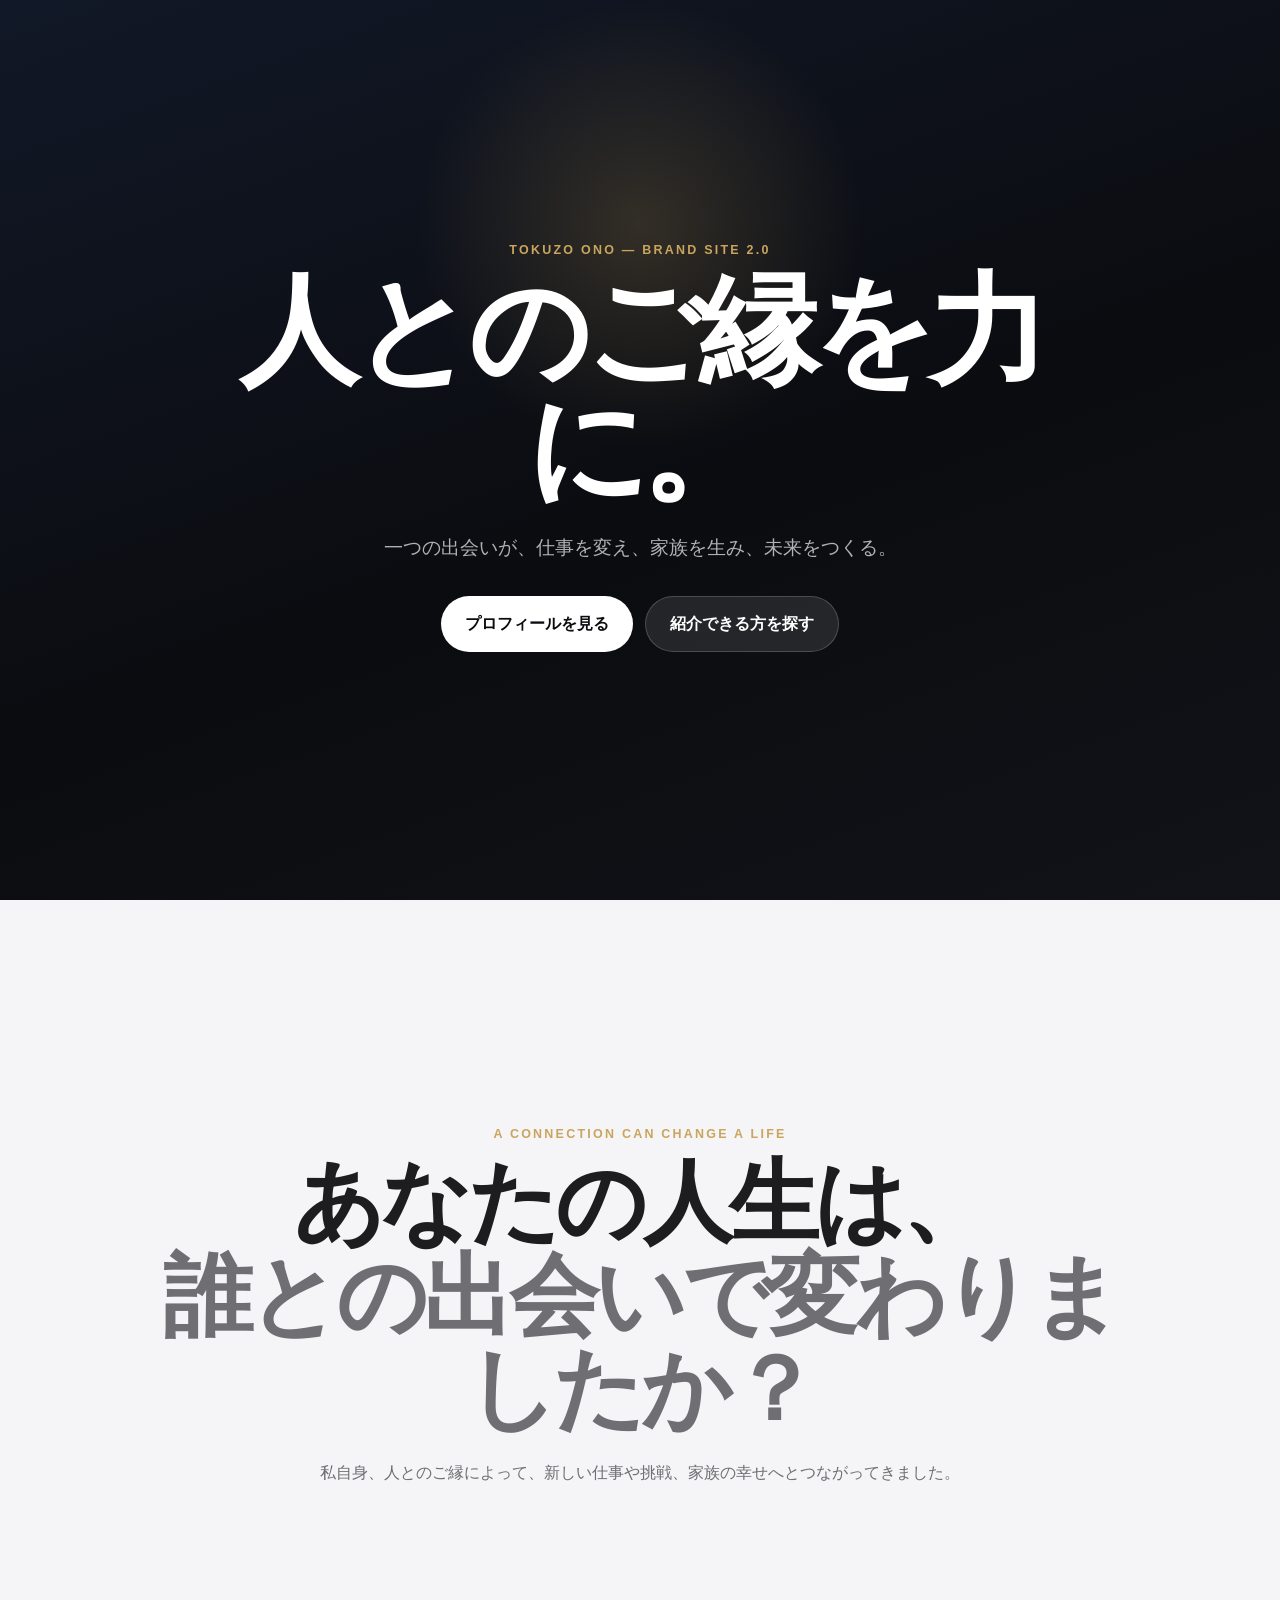
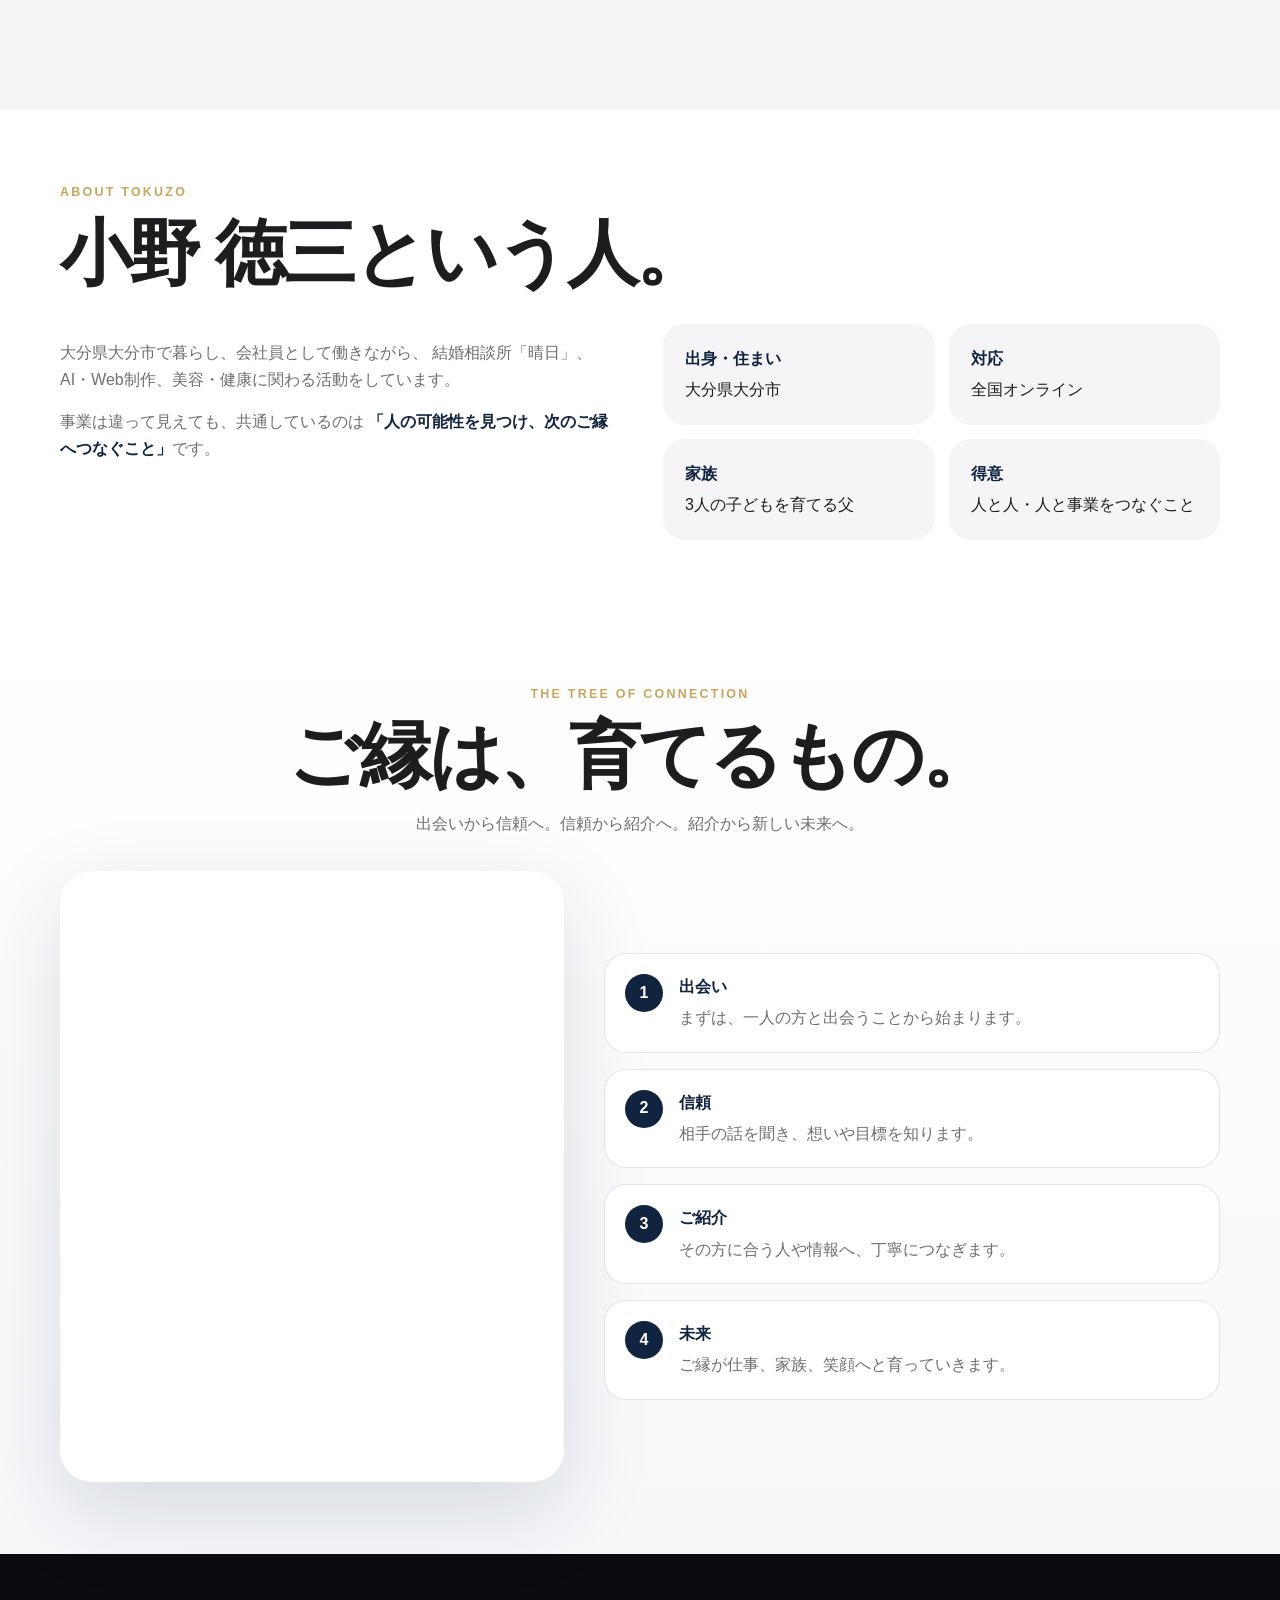
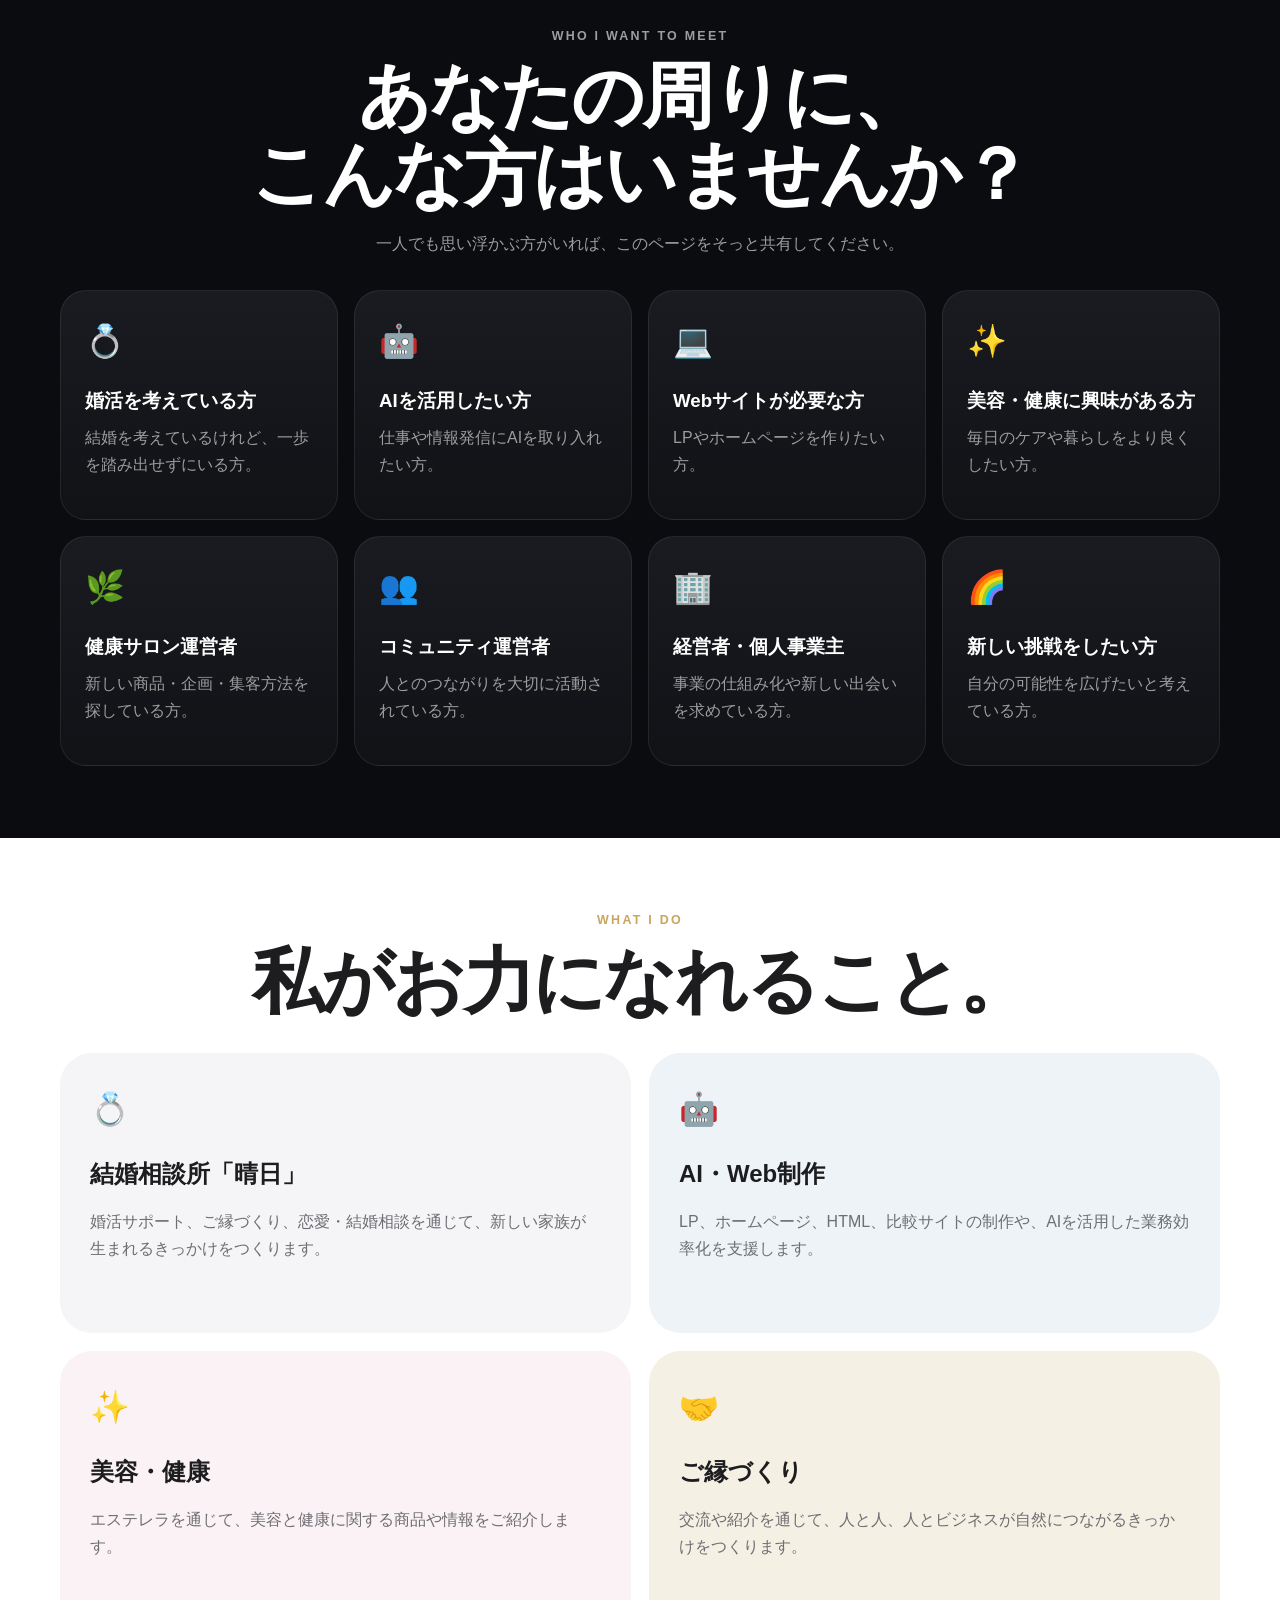
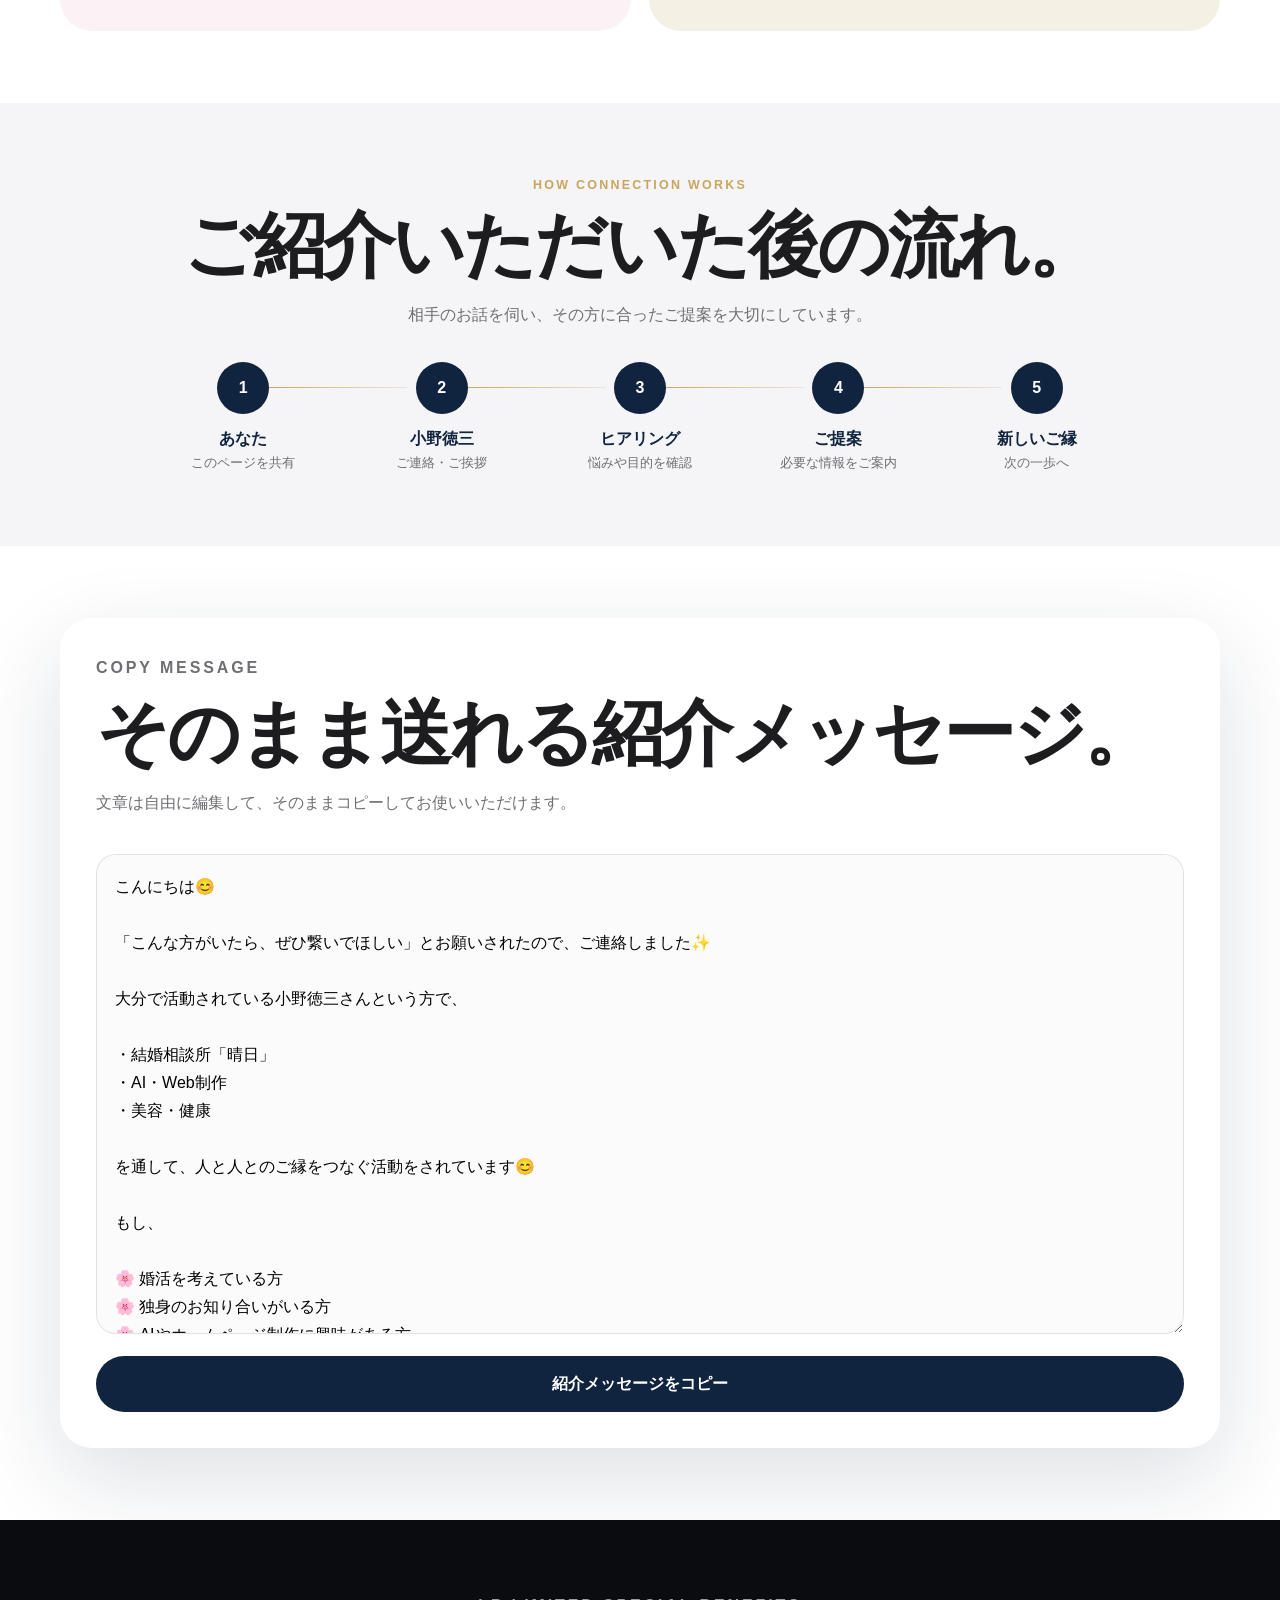
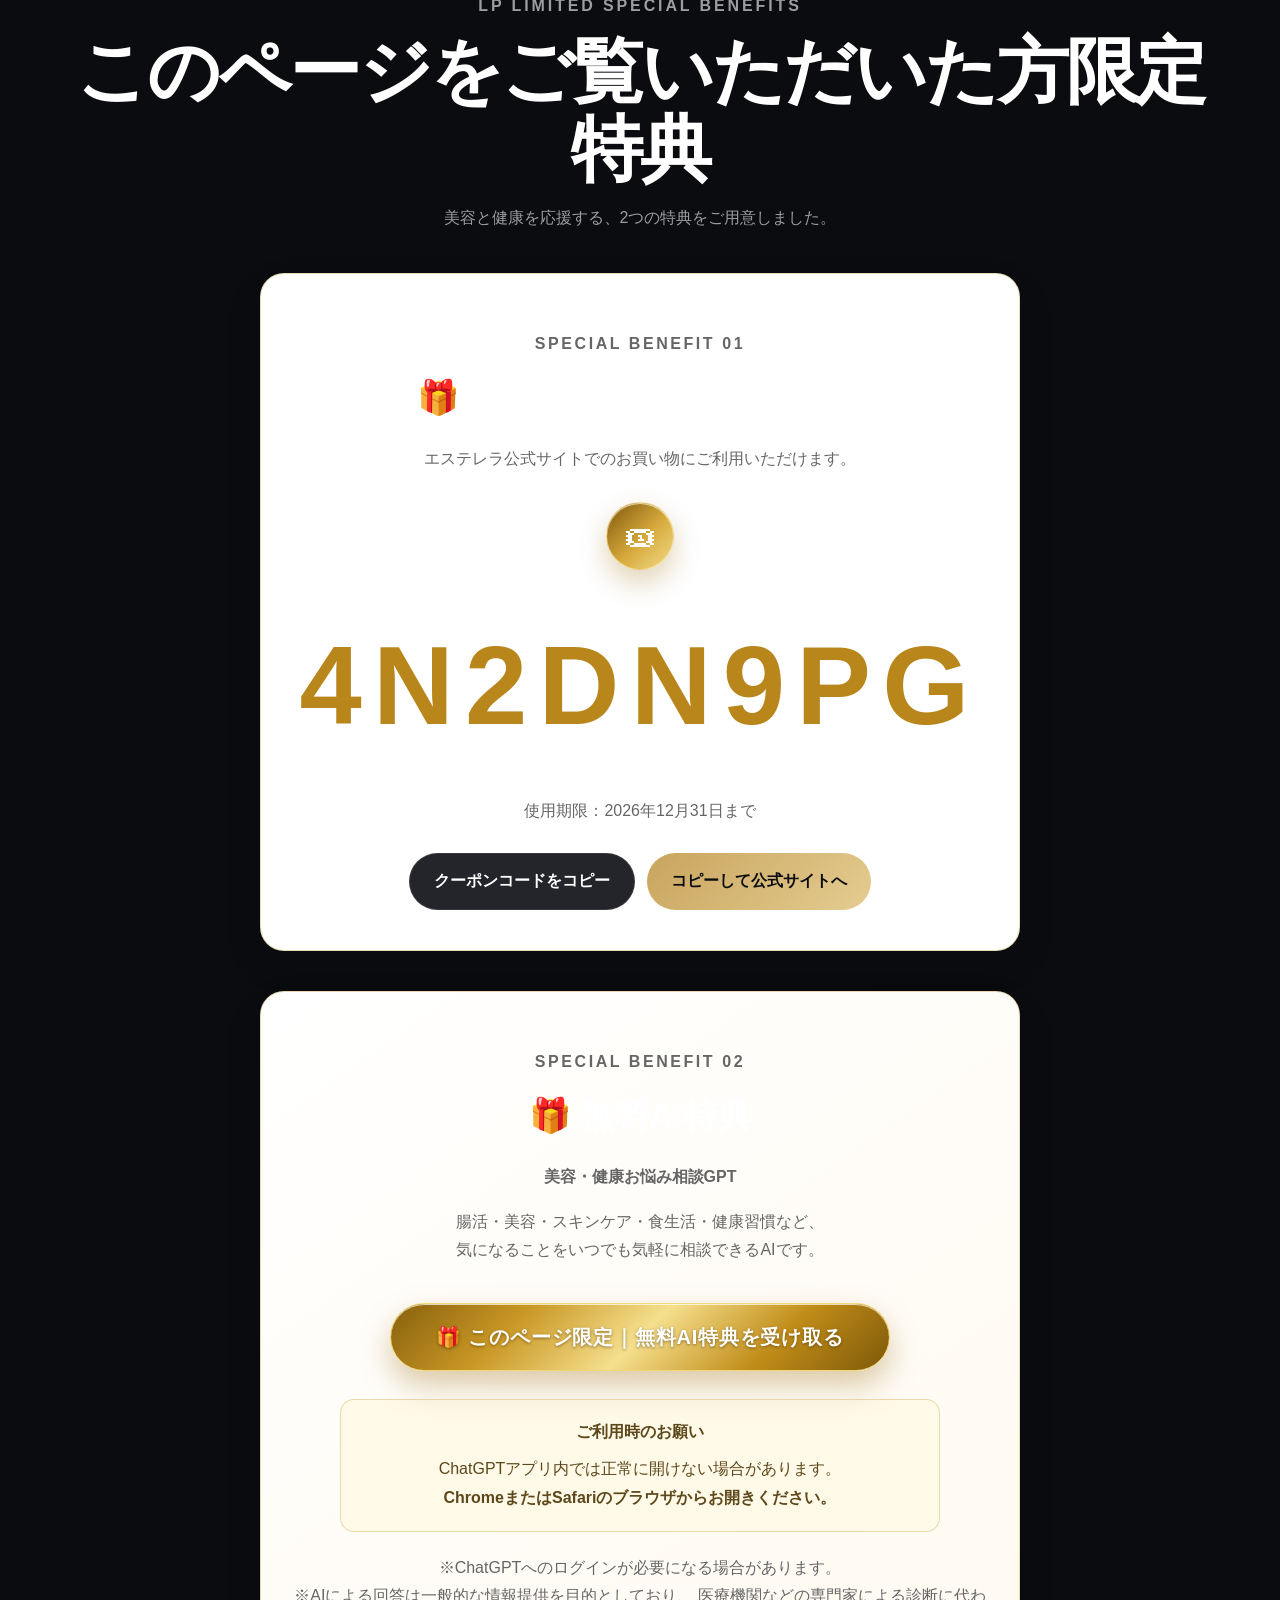
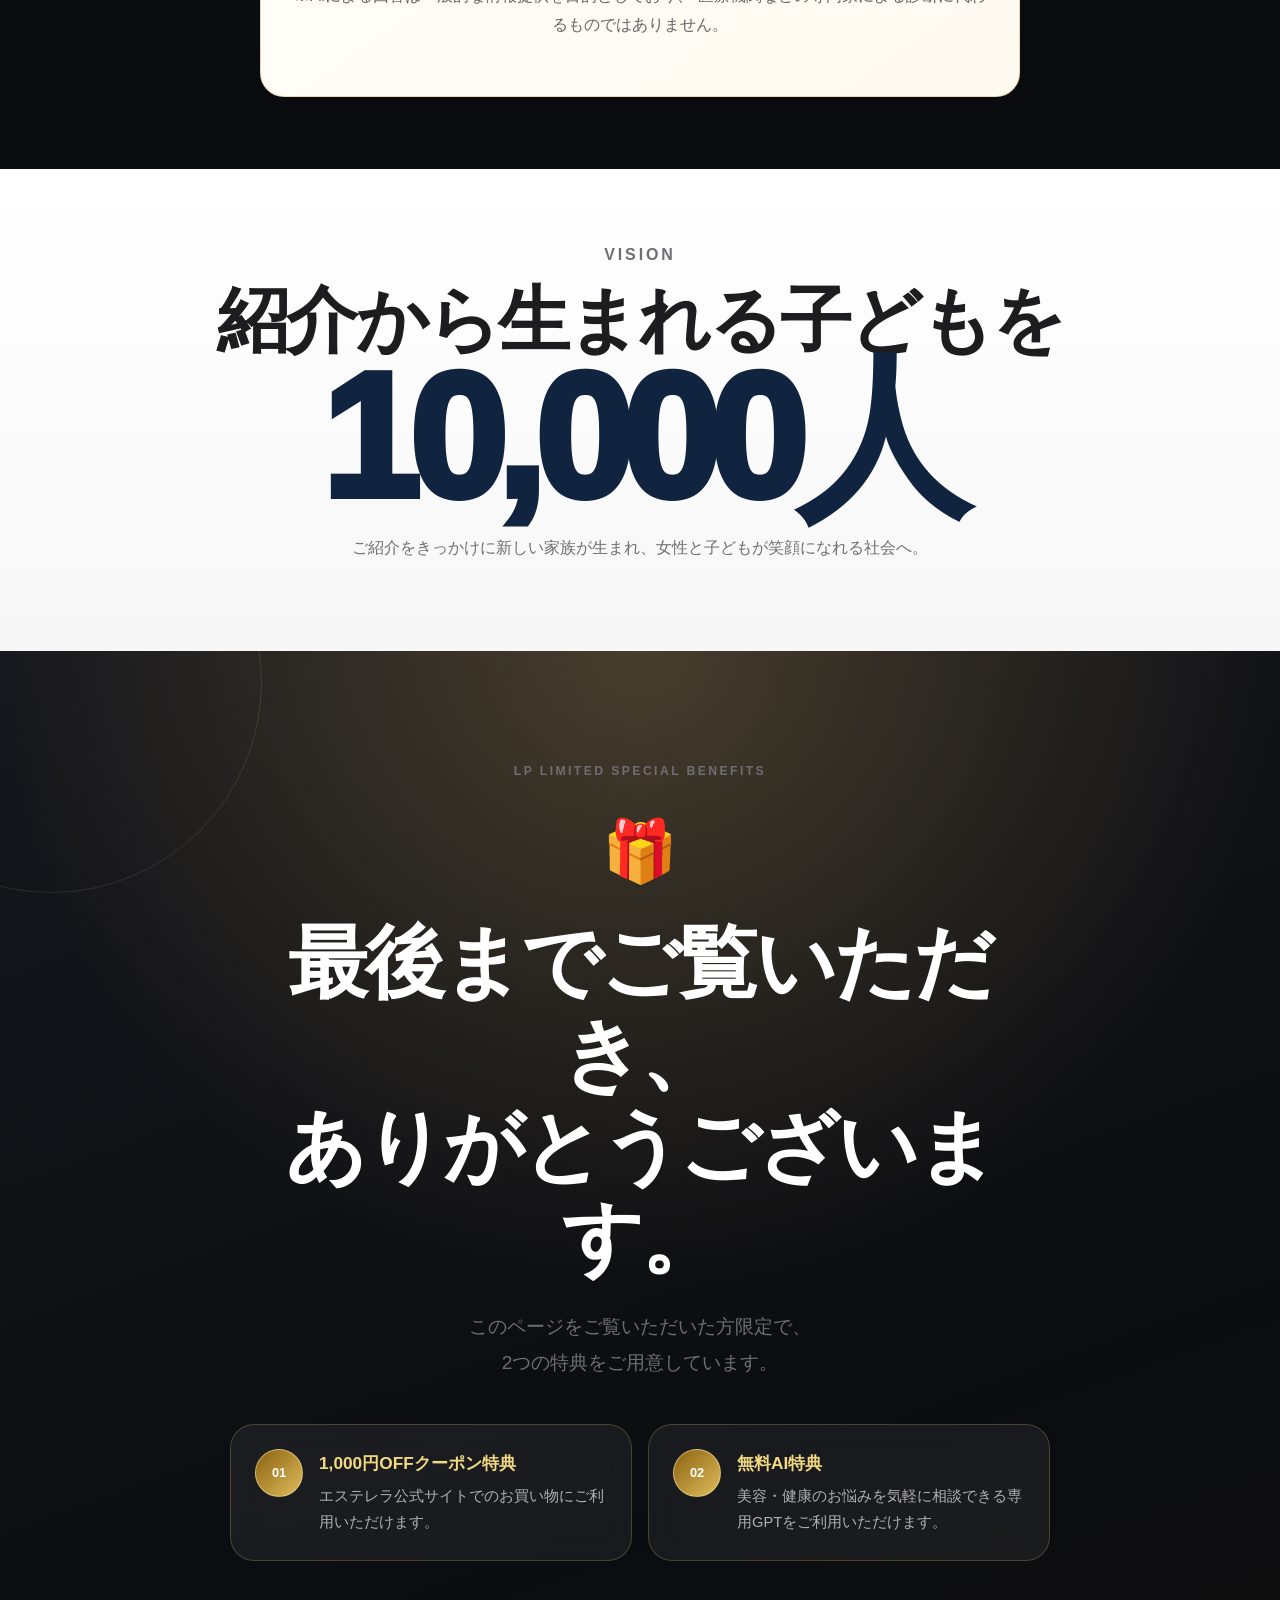
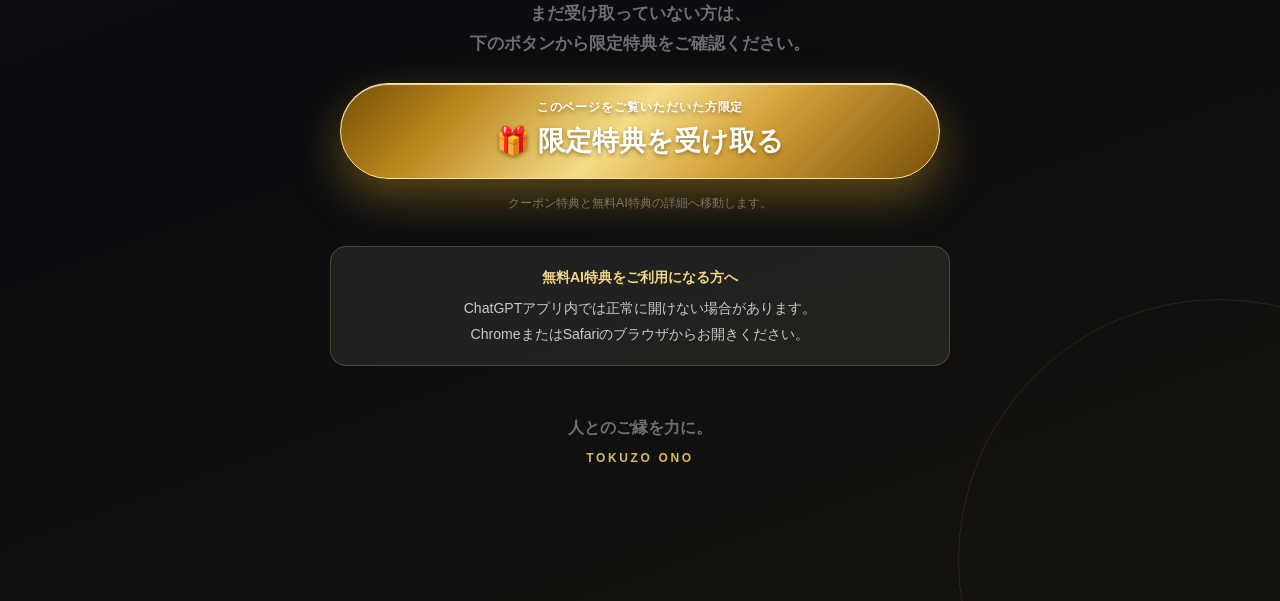
<file: index (3).html>
<!DOCTYPE html>
<html lang="ja">
<head>
  <meta charset="UTF-8">
  <meta name="viewport" content="width=device-width,initial-scale=1,viewport-fit=cover">
  <meta name="description" content="小野徳三ブランドサイト。人とのご縁を力に。婚活、AI・Web制作、美容・健康を通じて、新しい出会いと未来をつなぎます。">
  <meta name="theme-color" content="#0b0c10">
  <title>小野徳三｜人とのご縁を力に。</title>
  <link rel="stylesheet" href="style.css">
</head>
<body>
  <header class="hero">
    <div class="hero__inner reveal">
      <p class="eyebrow">TOKUZO ONO — BRAND SITE 2.0</p>
      <h1>人とのご縁を力に。</h1>
      <p class="hero__lead">一つの出会いが、仕事を変え、家族を生み、未来をつくる。</p>
      <div class="hero__actions">
        <a class="button button--light" href="#about">プロフィールを見る</a>
        <a class="button button--glass" href="#connect">紹介できる方を探す</a>
      </div>
    </div>
  </header>

  <main>
    <section class="statement">
      <div class="statement__inner reveal">
        <p class="eyebrow">A CONNECTION CAN CHANGE A LIFE</p>
        <h2>あなたの人生は、<span>誰との出会いで変わりましたか？</span></h2>
        <p>私自身、人とのご縁によって、新しい仕事や挑戦、家族の幸せへとつながってきました。</p>
      </div>
    </section>

    <section class="section" id="about">
      <div class="container">
        <div class="section__head reveal">
          <p class="eyebrow">ABOUT TOKUZO</p>
          <h2>小野 徳三という人。</h2>
        </div>

        <div class="about-grid">
          <div class="about-copy reveal">
            <p>
              大分県大分市で暮らし、会社員として働きながら、
              結婚相談所「晴日」、AI・Web制作、美容・健康に関わる活動をしています。
            </p>
            <p>
              事業は違って見えても、共通しているのは
              <strong>「人の可能性を見つけ、次のご縁へつなぐこと」</strong>です。
            </p>
          </div>

          <div class="facts">
            <article class="fact reveal"><b>出身・住まい</b><span>大分県大分市</span></article>
            <article class="fact reveal"><b>対応</b><span>全国オンライン</span></article>
            <article class="fact reveal"><b>家族</b><span>3人の子どもを育てる父</span></article>
            <article class="fact reveal"><b>得意</b><span>人と人・人と事業をつなぐこと</span></article>
          </div>
        </div>
      </div>
    </section>

    <section class="section story" id="story">
      <div class="container">
        <div class="section__head centered reveal">
          <p class="eyebrow">THE TREE OF CONNECTION</p>
          <h2>ご縁は、育てるもの。</h2>
          <p>出会いから信頼へ。信頼から紹介へ。紹介から新しい未来へ。</p>
        </div>

        <div class="story-grid">
          <div class="tree-card reveal">
            <svg class="tree" viewBox="0 0 500 620" role="img" aria-label="ご縁の木">
              <path class="trunk" d="M250 550 C245 470 252 390 250 310 C248 235 255 180 250 110"/>
              <path class="branch" d="M250 390 C205 355 165 325 125 285"/>
              <path class="branch" d="M250 360 C295 330 335 300 375 255"/>
              <path class="branch" d="M250 300 C210 270 180 235 160 195"/>
              <path class="branch" d="M250 280 C292 245 320 210 340 165"/>
              <path class="branch" d="M250 225 C225 190 220 155 225 120"/>
              <path class="branch" d="M250 215 C275 180 280 145 275 110"/>
              <g class="leaves">
                <circle cx="122" cy="284" r="16"/><circle cx="155" cy="315" r="15"/>
                <circle cx="380" cy="252" r="17"/><circle cx="337" cy="291" r="15"/>
                <circle cx="158" cy="193" r="17"/><circle cx="190" cy="235" r="14"/>
                <circle cx="342" cy="163" r="17"/><circle cx="310" cy="210" r="14"/>
                <circle cx="224" cy="118" r="16"/><circle cx="276" cy="108" r="16"/>
              </g>
              <g class="flowers">
                <circle cx="118" cy="270" r="9"/><circle cx="149" cy="303" r="8"/>
                <circle cx="385" cy="238" r="9"/><circle cx="350" cy="278" r="8"/>
                <circle cx="150" cy="180" r="9"/><circle cx="181" cy="220" r="8"/>
                <circle cx="348" cy="150" r="9"/><circle cx="318" cy="198" r="8"/>
                <circle cx="215" cy="105" r="9"/><circle cx="286" cy="95" r="9"/>
              </g>
            </svg>
          </div>

          <div class="story-steps">
            <article class="story-step reveal"><span>1</span><div><b>出会い</b><p>まずは、一人の方と出会うことから始まります。</p></div></article>
            <article class="story-step reveal"><span>2</span><div><b>信頼</b><p>相手の話を聞き、想いや目標を知ります。</p></div></article>
            <article class="story-step reveal"><span>3</span><div><b>ご紹介</b><p>その方に合う人や情報へ、丁寧につなぎます。</p></div></article>
            <article class="story-step reveal"><span>4</span><div><b>未来</b><p>ご縁が仕事、家族、笑顔へと育っていきます。</p></div></article>
          </div>
        </div>
      </div>
    </section>

    <section class="section connect" id="connect">
      <div class="container">
        <div class="section__head centered reveal">
          <p class="eyebrow">WHO I WANT TO MEET</p>
          <h2>あなたの周りに、<br>こんな方はいませんか？</h2>
          <p>一人でも思い浮かぶ方がいれば、このページをそっと共有してください。</p>
        </div>

        <div class="connect-grid">
          <article class="connect-card reveal"><span>💍</span><h3>婚活を考えている方</h3><p>結婚を考えているけれど、一歩を踏み出せずにいる方。</p></article>
          <article class="connect-card reveal"><span>🤖</span><h3>AIを活用したい方</h3><p>仕事や情報発信にAIを取り入れたい方。</p></article>
          <article class="connect-card reveal"><span>💻</span><h3>Webサイトが必要な方</h3><p>LPやホームページを作りたい方。</p></article>
          <article class="connect-card reveal"><span>✨</span><h3>美容・健康に興味がある方</h3><p>毎日のケアや暮らしをより良くしたい方。</p></article>
          <article class="connect-card reveal"><span>🌿</span><h3>健康サロン運営者</h3><p>新しい商品・企画・集客方法を探している方。</p></article>
          <article class="connect-card reveal"><span>👥</span><h3>コミュニティ運営者</h3><p>人とのつながりを大切に活動されている方。</p></article>
          <article class="connect-card reveal"><span>🏢</span><h3>経営者・個人事業主</h3><p>事業の仕組み化や新しい出会いを求めている方。</p></article>
          <article class="connect-card reveal"><span>🌈</span><h3>新しい挑戦をしたい方</h3><p>自分の可能性を広げたいと考えている方。</p></article>
        </div>
      </div>
    </section>

    <section class="section services">
      <div class="container">
        <div class="section__head centered reveal">
          <p class="eyebrow">WHAT I DO</p>
          <h2>私がお力になれること。</h2>
        </div>

        <div class="services-grid">
          <article class="service reveal"><span>💍</span><h3>結婚相談所「晴日」</h3><p>婚活サポート、ご縁づくり、恋愛・結婚相談を通じて、新しい家族が生まれるきっかけをつくります。</p></article>
          <article class="service reveal"><span>🤖</span><h3>AI・Web制作</h3><p>LP、ホームページ、HTML、比較サイトの制作や、AIを活用した業務効率化を支援します。</p></article>
          <article class="service reveal"><span>✨</span><h3>美容・健康</h3><p>エステレラを通じて、美容と健康に関する商品や情報をご紹介します。</p></article>
          <article class="service reveal"><span>🤝</span><h3>ご縁づくり</h3><p>交流や紹介を通じて、人と人、人とビジネスが自然につながるきっかけをつくります。</p></article>
        </div>
      </div>
    </section>

    <section class="section flow">
      <div class="container">
        <div class="section__head centered reveal">
          <p class="eyebrow">HOW CONNECTION WORKS</p>
          <h2>ご紹介いただいた後の流れ。</h2>
          <p>相手のお話を伺い、その方に合ったご提案を大切にしています。</p>
        </div>

        <div class="flow-line">
          <div class="flow-item reveal"><b>1</b><span>あなた</span><small>このページを共有</small></div>
          <div class="flow-item reveal"><b>2</b><span>小野徳三</span><small>ご連絡・ご挨拶</small></div>
          <div class="flow-item reveal"><b>3</b><span>ヒアリング</span><small>悩みや目的を確認</small></div>
          <div class="flow-item reveal"><b>4</b><span>ご提案</span><small>必要な情報をご案内</small></div>
          <div class="flow-item reveal"><b>5</b><span>新しいご縁</span><small>次の一歩へ</small></div>
        </div>
      </div>
    </section>

    <section class="section" id="message">
      <div class="container">
        <div class="message-card reveal">
          <p class="eyebrow">COPY MESSAGE</p>
          <h2>そのまま送れる紹介メッセージ。</h2>
          <p>文章は自由に編集して、そのままコピーしてお使いいただけます。</p>
          <textarea id="messageText">こんにちは😊

「こんな方がいたら、ぜひ繋いでほしい」とお願いされたので、ご連絡しました✨

大分で活動されている小野徳三さんという方で、

・結婚相談所「晴日」
・AI・Web制作
・美容・健康

を通して、人と人とのご縁をつなぐ活動をされています😊

もし、

🌸 婚活を考えている方
🌸 独身のお知り合いがいる方
🌸 AIやホームページ制作に興味がある方
🌸 美容・健康に興味がある方
🌸 健康サロンを運営されている方
🌸 新しいご縁や人脈を広げたい方

など、思い当たる方がいらっしゃいましたら、ぜひプロフィールをご覧いただけると嬉しいです✨

ご縁がつながるきっかけになれば嬉しいです😊</textarea>
          <button class="button copy-button" type="button" onclick="copyMessage()">紹介メッセージをコピー</button>
        </div>
      </div>
    </section>

<section class="section coupon" id="coupon">
  <div class="container centered reveal">

    <p class="eyebrow">LP LIMITED SPECIAL BENEFITS</p>
    <h2>このページをご覧いただいた方限定特典</h2>
    <p>美容と健康を応援する、2つの特典をご用意しました。</p>

    <!-- 特典1：クーポン -->
    <div class="benefit-box">
      <p class="benefit-label">SPECIAL BENEFIT 01</p>
      <h3>🎁 1,000円OFFクーポン特典</h3>

      <p>
        エステレラ公式サイトでのお買い物にご利用いただけます。
      </p>

      <div class="coupon-icon" aria-hidden="true">🎟</div>

      <div class="coupon-code" id="couponCode">
        4N2DN9PG
      </div>

      <p class="coupon-expiry">
        使用期限：2026年12月31日まで
      </p>

      <div class="coupon-actions">
        <button
          class="button button--dark"
          type="button"
          onclick="copyCoupon()"
        >
          クーポンコードをコピー
        </button>

        <button
          class="button button--gold"
          type="button"
          onclick="copyCouponAndOpen()"
        >
          コピーして公式サイトへ
        </button>
      </div>
    </div>

    <!-- 特典2：無料AI -->
    <div class="benefit-box ai-benefit">
      <p class="benefit-label">SPECIAL BENEFIT 02</p>
      <h3>🎁 無料AI特典</h3>

      <p class="ai-benefit-title">
        美容・健康お悩み相談GPT
      </p>

      <p>
        腸活・美容・スキンケア・食生活・健康習慣など、<br>
        気になることをいつでも気軽に相談できるAIです。
      </p>

      <a
        class="gold-ai-button"
        href="https://chatgpt.com/g/g-6a60151edc6c8191a9d6f180d52386a7-mei-rong-jian-kang-onao-mixiang-tan-gpt"
        target="_blank"
        rel="noopener noreferrer"
      >
        🎁 このページ限定｜無料AI特典を受け取る
      </a>

      <div class="browser-notice">
        <strong>ご利用時のお願い</strong>

        <p>
          ChatGPTアプリ内では正常に開けない場合があります。<br>
          <strong>
            ChromeまたはSafariのブラウザからお開きください。
          </strong>
        </p>
      </div>

      <p class="ai-note">
        ※ChatGPTへのログインが必要になる場合があります。<br>
        ※AIによる回答は一般的な情報提供を目的としており、
        医療機関などの専門家による診断に代わるものではありません。
      </p>
    </div>

  </div>
</section>
    

    <section class="section vision">
      <div class="container centered reveal">
        <p class="eyebrow">VISION</p>
        <h2>紹介から生まれる子どもを</h2>
        <div class="vision-number">10,000人</div>
        <p>ご紹介をきっかけに新しい家族が生まれ、女性と子どもが笑顔になれる社会へ。</p>
      </div>
    </section>

    <section class="final final-benefit-cta">
      <div class="final-benefit-inner reveal">
        <p class="final-benefit-label">LP LIMITED SPECIAL BENEFITS</p>
        <div class="final-logo">🎁</div>

        <h2>
          最後までご覧いただき、<br>
          ありがとうございます。
        </h2>

        <p class="final-benefit-lead">
          このページをご覧いただいた方限定で、<br>
          2つの特典をご用意しています。
        </p>

        <div class="final-benefit-list">
          <div class="final-benefit-item">
            <span class="final-benefit-icon">01</span>
            <div>
              <strong>1,000円OFFクーポン特典</strong>
              <p>エステレラ公式サイトでのお買い物にご利用いただけます。</p>
            </div>
          </div>

          <div class="final-benefit-item">
            <span class="final-benefit-icon">02</span>
            <div>
              <strong>無料AI特典</strong>
              <p>美容・健康のお悩みを気軽に相談できる専用GPTをご利用いただけます。</p>
            </div>
          </div>
        </div>

        <p class="final-benefit-message">
          まだ受け取っていない方は、<br>
          下のボタンから限定特典をご確認ください。
        </p>

        <a class="final-gold-cta" href="#coupon">
          <span class="final-cta-small">このページをご覧いただいた方限定</span>
          <span class="final-cta-main">🎁 限定特典を受け取る</span>
        </a>

        <p class="final-benefit-note">
          クーポン特典と無料AI特典の詳細へ移動します。
        </p>

        <div class="final-browser-note">
          <strong>無料AI特典をご利用になる方へ</strong>
          <p>
            ChatGPTアプリ内では正常に開けない場合があります。<br>
            ChromeまたはSafariのブラウザからお開きください。
          </p>
        </div>

        <p class="final-brand">
          人とのご縁を力に。<br>
          <span>TOKUZO ONO</span>
        </p>
      </div>
    </section>
  </main>


  <nav class="mobile-bar" aria-label="スマホ用メニュー">
    <a href="#about">プロフィール</a>
    <a href="#connect">繋がりたい方</a>
    <a href="#message">紹介文</a>
    <a href="#coupon">限定特典</a>
  </nav>

  <div class="toast" id="toast">コピーしました</div>
  <script src="script.js"></script>
</body>
</html>
</file>
<file: style.css>
:root{
  --black:#0b0c10;
  --navy:#10233f;
  --white:#fff;
  --off:#f5f5f7;
  --ink:#1d1d1f;
  --muted:#6e6e73;
  --gold:#c9a55d;
  --gold-soft:#efe2bf;
  --pink:#e6a1b5;
  --line:rgba(16,35,63,.12);
  --shadow:0 30px 90px rgba(16,35,63,.14);
  --radius:32px;
}
*{box-sizing:border-box}
html{scroll-behavior:smooth}
body{
  margin:0;
  font-family:-apple-system,BlinkMacSystemFont,"Hiragino Sans","Yu Gothic","Meiryo",sans-serif;
  color:var(--ink);
  background:var(--white);
  line-height:1.65;
  overflow-x:hidden;
}
a{color:inherit;text-decoration:none}
button,textarea{font:inherit}
.container{width:min(1160px,calc(100% - 32px));margin:auto}
.section{padding:110px 0}
.eyebrow{
  margin:0 0 12px;
  color:var(--gold);
  font-size:.78rem;
  font-weight:800;
  letter-spacing:.18em;
  text-transform:uppercase;
}
.centered{text-align:center}
.section__head{margin-bottom:48px}
.section__head h2,.message-card h2,.coupon h2,.vision h2{
  margin:0;
  font-size:clamp(2.2rem,5vw,4.5rem);
  line-height:1.08;
  letter-spacing:-.04em;
}
.section__head p:last-child,.message-card>p,.coupon p,.vision p{color:var(--muted)}
.hero{
  min-height:100svh;
  display:grid;
  place-items:center;
  color:var(--white);
  text-align:center;
  background:
    radial-gradient(circle at 50% 25%,rgba(201,165,93,.20),transparent 24%),
    linear-gradient(160deg,#111827 0%,#0b0c10 55%,#111318 100%);
}
.hero__inner{width:min(950px,calc(100% - 32px))}
.hero h1{
  margin:0;
  font-size:clamp(3rem,10vw,7.5rem);
  line-height:.98;
  letter-spacing:-.06em;
}
.hero__lead{max-width:720px;margin:24px auto 0;color:rgba(255,255,255,.68);font-size:1.2rem}
.hero__actions{display:flex;justify-content:center;gap:12px;flex-wrap:wrap;margin-top:30px}
.button{
  min-height:54px;
  padding:14px 24px;
  border:0;
  border-radius:999px;
  display:inline-flex;
  align-items:center;
  justify-content:center;
  font-weight:800;
  cursor:pointer;
  transition:.25s ease;
}
.button:hover{transform:translateY(-2px)}
.button--light{background:var(--white);color:var(--black)}
.button--glass{color:var(--white);background:rgba(255,255,255,.10);border:1px solid rgba(255,255,255,.18)}
.button--gold{background:linear-gradient(135deg,var(--gold),#e4cc91);color:var(--black)}
.button--dark{background:#24252b;color:var(--white);border:1px solid rgba(255,255,255,.1)}
.statement{
  min-height:90svh;
  display:grid;
  place-items:center;
  text-align:center;
  background:var(--off);
}
.statement__inner{width:min(980px,calc(100% - 32px))}
.statement h2{
  margin:0;
  font-size:clamp(2.5rem,7vw,6rem);
  line-height:1.04;
  letter-spacing:-.05em;
}
.statement h2 span{display:block;color:var(--muted)}
.statement p:last-child{max-width:760px;margin:24px auto 0;color:var(--muted)}
.about-grid{display:grid;grid-template-columns:1fr 1fr;gap:46px;align-items:start}
.about-copy{font-size:1.12rem;color:var(--muted)}
.about-copy strong{color:var(--navy)}
.facts{display:grid;grid-template-columns:1fr 1fr;gap:14px}
.fact{padding:22px;border-radius:22px;background:var(--off)}
.fact b,.fact span{display:block}
.fact b{color:var(--navy);margin-bottom:4px}
.story{background:linear-gradient(180deg,#fff,#f7f8fa)}
.story-grid{display:grid;grid-template-columns:.9fr 1.1fr;gap:40px;align-items:center}
.tree-card{padding:30px;border-radius:var(--radius);background:#fff;box-shadow:var(--shadow)}
.tree{width:100%;height:auto;display:block}
.trunk,.branch{fill:none;stroke:#76523c;stroke-linecap:round;stroke-linejoin:round}
.trunk{stroke-width:18;stroke-dasharray:820;stroke-dashoffset:820}
.branch{stroke-width:10;stroke-dasharray:520;stroke-dashoffset:520}
.leaves circle{fill:#76a66c;opacity:0;transform:scale(.2);transform-box:fill-box;transform-origin:center}
.flowers circle{fill:#e6a1b5;opacity:0;transform:scale(.2);transform-box:fill-box;transform-origin:center}
.story-steps{display:grid;gap:16px}
.story-step{display:flex;gap:16px;padding:20px;border-radius:22px;background:#fff;border:1px solid var(--line)}
.story-step>span{
  width:38px;height:38px;display:grid;place-items:center;flex:0 0 auto;
  border-radius:50%;background:var(--navy);color:#fff;font-weight:900
}
.story-step b{color:var(--navy)}
.story-step p{margin:5px 0 0;color:var(--muted)}
.connect{background:var(--black);color:var(--white)}
.connect .section__head p{color:rgba(255,255,255,.6)}
.connect-grid{display:grid;grid-template-columns:repeat(4,1fr);gap:16px}
.connect-card{
  min-height:230px;
  padding:24px;
  border-radius:26px;
  background:linear-gradient(180deg,#1a1b20,#111216);
  border:1px solid rgba(255,255,255,.08);
}
.connect-card>span,.service>span{font-size:2rem}
.connect-card h3{margin:18px 0 8px}
.connect-card p{margin:0;color:rgba(255,255,255,.58)}
.services-grid{display:grid;grid-template-columns:1fr 1fr;gap:18px}
.service{min-height:280px;padding:30px;border-radius:var(--radius);background:var(--off)}
.service:nth-child(2){background:#eef3f8}
.service:nth-child(3){background:#fbf2f5}
.service:nth-child(4){background:#f5f0e4}
.service h3{font-size:1.5rem;margin:18px 0 10px}
.service p{color:var(--muted)}
.flow{background:var(--off)}
.flow-line{display:grid;grid-template-columns:repeat(5,1fr);gap:12px;max-width:980px;margin:auto}
.flow-item{text-align:center;position:relative}
.flow-item:not(:last-child)::after{
  content:"";position:absolute;top:25px;left:62%;width:76%;height:1px;
  background:linear-gradient(90deg,var(--gold),rgba(201,165,93,.2))
}
.flow-item b{
  width:52px;height:52px;margin:0 auto 12px;display:grid;place-items:center;
  border-radius:50%;background:var(--navy);color:#fff;position:relative;z-index:2
}
.flow-item span,.flow-item small{display:block}
.flow-item span{font-weight:800;color:var(--navy)}
.flow-item small{color:var(--muted)}
.message-card{padding:36px;border-radius:var(--radius);background:#fff;box-shadow:var(--shadow)}
.message-card textarea{
  width:100%;min-height:410px;margin-top:20px;padding:18px;resize:vertical;
  border:1px solid var(--line);border-radius:20px;background:#fbfbfc;line-height:1.75
}
.copy-button{width:100%;margin-top:14px;background:var(--navy);color:#fff}
.coupon{background:var(--black);color:var(--white)}
.coupon p{color:rgba(255,255,255,.6)}
.coupon-code{margin:24px 0 18px;font-size:clamp(3rem,10vw,7rem);font-weight:900;letter-spacing:.1em}
.coupon-actions{display:flex;justify-content:center;gap:12px;flex-wrap:wrap;margin-top:28px}
.vision{background:linear-gradient(180deg,#fff,#f7f7f8)}
.vision-number{font-size:clamp(4rem,16vw,11rem);font-weight:950;line-height:.9;letter-spacing:-.06em;color:var(--navy)}
.final{text-align:center;padding:100px 20px}
.final-logo{font-size:3.4rem}
.final h2{font-size:clamp(2.2rem,6vw,4.5rem);margin:14px 0 8px}
.final p{color:var(--muted)}
.toast{
  position:fixed;left:50%;bottom:24px;transform:translateX(-50%) translateY(20px);
  padding:12px 18px;border-radius:999px;background:#111;color:#fff;opacity:0;
  pointer-events:none;transition:.25s;z-index:1000
}
.toast.show{opacity:1;transform:translateX(-50%) translateY(0)}
.petal{
  position:fixed;top:-12vh;width:12px;height:8px;border-radius:60% 40% 60% 40%;
  background:linear-gradient(135deg,#f3c5d2,#e890ab);pointer-events:none;z-index:999;
  animation:fall linear forwards
}
@keyframes fall{
  to{transform:translate3d(var(--drift),115vh,0) rotate(720deg);opacity:.1}
}
.reveal{opacity:0;transform:translateY(24px);transition:.7s ease}
.reveal.show{opacity:1;transform:none}
@media(max-width:960px){
  .about-grid,.story-grid{grid-template-columns:1fr}
  .connect-grid{grid-template-columns:1fr 1fr}
  .flow-line{grid-template-columns:1fr}
  .flow-item{display:grid;grid-template-columns:60px 1fr;text-align:left;align-items:center}
  .flow-item b{margin:0}
  .flow-item:not(:last-child)::after{top:52px;left:25px;width:1px;height:42px}
}
@media(max-width:640px){
  .section{padding:78px 0}
  .hero__actions,.coupon-actions{display:grid}
  .button{width:100%}
  .facts,.services-grid,.connect-grid{grid-template-columns:1fr}
  .connect-card{min-height:190px}
  .message-card{padding:24px 18px}
  .message-card textarea{min-height:460px}
  .coupon-code{letter-spacing:.06em}
}
@media(prefers-reduced-motion:reduce){
  html{scroll-behavior:auto}
  *,*::before,*::after{animation:none!important;transition:none!important}
  .reveal{opacity:1;transform:none}
}


/* ======================================
   Mobile First Optimization
   ====================================== */

body{
  padding-bottom:76px;
  -webkit-text-size-adjust:100%;
  text-rendering:optimizeLegibility;
}

button,
a,
textarea{
  -webkit-tap-highlight-color:transparent;
}

.hero{
  min-height:100svh;
  padding:24px 0 32px;
}

.hero__inner{
  width:min(100% - 28px, 950px);
}

.hero h1{
  font-size:clamp(3rem,16vw,7.5rem);
}

.hero__lead{
  font-size:clamp(1rem,4.4vw,1.2rem);
  line-height:1.8;
}

.section{
  padding:72px 0;
}

.section__head{
  margin-bottom:32px;
}

.section__head h2,
.message-card h2,
.coupon h2,
.vision h2{
  font-size:clamp(2rem,9vw,4.5rem);
}

.section__head p:last-child,
.message-card>p,
.coupon p,
.vision p{
  font-size:1rem;
  line-height:1.8;
}

.about-copy{
  font-size:1rem;
}

.connect-card,
.service,
.story-step,
.fact{
  width:100%;
}

.button{
  min-height:56px;
  font-size:1rem;
}

.message-card textarea{
  font-size:16px;
  min-height:480px;
}

.mobile-bar{
  position:fixed;
  left:10px;
  right:10px;
  bottom:max(10px, env(safe-area-inset-bottom));
  z-index:950;
  display:grid;
  grid-template-columns:repeat(4,1fr);
  gap:6px;
  padding:8px;
  border:1px solid rgba(255,255,255,.15);
  border-radius:20px;
  background:rgba(15,16,20,.92);
  box-shadow:0 12px 35px rgba(0,0,0,.28);
  backdrop-filter:blur(18px);
  -webkit-backdrop-filter:blur(18px);
}

.mobile-bar a{
  display:flex;
  align-items:center;
  justify-content:center;
  min-height:46px;
  padding:6px 4px;
  color:#fff;
  border-radius:14px;
  font-size:.74rem;
  font-weight:800;
  text-align:center;
  line-height:1.25;
}

.mobile-bar a:active{
  background:rgba(255,255,255,.12);
}

.toast{
  bottom:92px;
  max-width:calc(100% - 28px);
  text-align:center;
}

@media(min-width:961px){
  body{padding-bottom:0}
  .mobile-bar{display:none}
}

@media(max-width:960px){
  .container{
    width:min(100% - 24px,1160px);
  }

  .about-grid,
  .story-grid{
    gap:24px;
  }

  .facts{
    grid-template-columns:1fr 1fr;
  }

  .story-step{
    padding:18px;
  }

  .tree-card{
    padding:18px;
  }

  .connect-grid,
  .services-grid{
    gap:12px;
  }

  .connect-card,
  .service{
    min-height:auto;
    padding:22px;
  }

  .flow-line{
    gap:8px;
  }

  .message-card{
    padding:24px 18px;
  }

  .coupon-code{
    font-size:clamp(2.8rem,15vw,7rem);
    overflow-wrap:anywhere;
  }
}

@media(max-width:640px){
  .hero{
    min-height:92svh;
  }

  .hero__actions{
    margin-top:24px;
  }

  .hero__actions .button{
    min-height:58px;
  }

  .statement{
    min-height:78svh;
    padding:72px 0;
  }

  .statement h2{
    font-size:clamp(2.2rem,11vw,6rem);
  }

  .statement p:last-child{
    font-size:1rem;
    line-height:1.9;
  }

  .facts{
    grid-template-columns:1fr;
  }

  .connect-grid,
  .services-grid{
    grid-template-columns:1fr;
  }

  .connect-card,
  .service{
    border-radius:24px;
  }

  .connect-card h3,
  .service h3{
    font-size:1.25rem;
  }

  .flow-item{
    grid-template-columns:54px 1fr;
    gap:8px;
    min-height:66px;
  }

  .flow-item b{
    width:46px;
    height:46px;
  }

  .flow-item:not(:last-child)::after{
    left:22px;
    top:47px;
    height:34px;
  }

  .message-card textarea{
    min-height:520px;
    font-size:16px;
    line-height:1.8;
  }

  .coupon-actions{
    width:100%;
  }

  .coupon-actions .button{
    width:100%;
  }

  .vision-number{
    font-size:clamp(4.5rem,25vw,11rem);
  }

  .final{
    padding:80px 18px 120px;
  }
}
/* 限定特典 共通 */
.benefit-box {
  max-width: 760px;
  margin: 40px auto 0;
  padding: 40px 30px;
  border: 1px solid rgba(190, 150, 50, 0.35);
  border-radius: 24px;
  background: #ffffff;
  box-shadow: 0 15px 40px rgba(0, 0, 0, 0.08);
}

.benefit-label {
  margin-bottom: 10px;
  color: #a77b1f;
  font-size: 12px;
  font-weight: 700;
  letter-spacing: 0.16em;
}

.benefit-box h3 {
  margin: 0 0 20px;
  font-size: clamp(24px, 5vw, 34px);
}

.coupon-title {
  margin-top: 25px;
  color: #666666;
  font-size: 14px;
}

/* 無料AI特典 */
.ai-benefit {
  background: linear-gradient(
    145deg,
    #ffffff 0%,
    #fffaf0 100%
  );
}

.ai-benefit-title {
  color: #9b7118;
  font-size: clamp(21px, 4vw, 28px);
  font-weight: 700;
}

/* 金色のCTA */
.gold-ai-button {
  display: inline-flex;
  justify-content: center;
  align-items: center;
  width: min(100%, 500px);
  min-height: 68px;
  margin-top: 22px;
  padding: 0 30px;
  border: 1px solid #f1d777;
  border-radius: 999px;
  background: linear-gradient(
    135deg,
    #87600d 0%,
    #c99725 25%,
    #f5df8d 50%,
    #c18d19 75%,
    #7e5809 100%
  );
  box-shadow:
    0 14px 30px rgba(151, 105, 11, 0.35),
    inset 0 1px 0 rgba(255, 255, 255, 0.7);
  color: #ffffff;
  font-size: clamp(16px, 4vw, 20px);
  font-weight: 800;
  letter-spacing: 0.04em;
  text-decoration: none;
  text-shadow: 0 1px 3px rgba(70, 45, 0, 0.55);
  transition:
    transform 0.2s ease,
    box-shadow 0.2s ease;
}

.gold-ai-button:hover {
  transform: translateY(-3px);
  box-shadow:
    0 18px 38px rgba(151, 105, 11, 0.45),
    inset 0 1px 0 rgba(255, 255, 255, 0.7);
}

/* ブラウザ注意書き */
.browser-notice {
  max-width: 600px;
  margin: 28px auto 0;
  padding: 18px;
  border: 1px solid rgba(190, 145, 35, 0.3);
  border-radius: 14px;
  background: #fff9e8;
  color: #5d481b;
  line-height: 1.8;
}

.browser-notice p {
  margin: 8px 0 0;
}

.ai-note {
  margin-top: 22px;
  color: #777777;
  font-size: 12px;
  line-height: 1.8;
}

@media (max-width: 600px) {
  .benefit-box {
    padding: 34px 20px;
  }

  .gold-ai-button {
    min-height: 62px;
    padding: 10px 20px;
  }
}

/* ======================================
   限定特典カードの文字色調整
====================================== */
.coupon .benefit-box p {
  color: #666666;
}

.coupon .benefit-label {
  color: #a77b1f;
}

.coupon .ai-benefit-title {
  color: #9b7118;
}

.coupon .browser-notice,
.coupon .browser-notice p {
  color: #5d481b;
}

.coupon .ai-note {
  color: #777777;
}

.coupon-code {
  color: #b88a24;
}

/* ======================================
   最終限定特典CTA
====================================== */
.final-benefit-cta {
  position: relative;
  overflow: hidden;
  padding: 110px 20px 130px;
  color: #ffffff;
  text-align: center;
  background:
    radial-gradient(circle at 50% 0%, rgba(201, 165, 93, 0.28), transparent 38%),
    linear-gradient(160deg, #17181d 0%, #0b0c10 55%, #15130e 100%);
}

.final-benefit-cta::before,
.final-benefit-cta::after {
  position: absolute;
  border-radius: 50%;
  content: "";
  pointer-events: none;
}

.final-benefit-cta::before {
  top: -180px;
  left: -160px;
  width: 420px;
  height: 420px;
  border: 1px solid rgba(240, 211, 139, 0.12);
}

.final-benefit-cta::after {
  right: -200px;
  bottom: -220px;
  width: 520px;
  height: 520px;
  border: 1px solid rgba(240, 211, 139, 0.1);
}

.final-benefit-inner {
  position: relative;
  z-index: 2;
  width: min(820px, 100%);
  margin: 0 auto;
}

.final-benefit-label {
  margin: 0 0 20px;
  color: #e5c977;
  font-size: 0.76rem;
  font-weight: 800;
  letter-spacing: 0.2em;
}

.final-benefit-cta .final-logo {
  margin-bottom: 16px;
  font-size: 3.8rem;
}

.final-benefit-cta h2 {
  margin: 0;
  font-size: clamp(2.3rem, 7vw, 5rem);
  line-height: 1.15;
  letter-spacing: -0.04em;
}

.final-benefit-lead {
  margin: 24px auto 0;
  color: rgba(255, 255, 255, 0.72);
  font-size: clamp(1rem, 3.8vw, 1.2rem);
  line-height: 1.9;
}

.final-benefit-list {
  display: grid;
  grid-template-columns: 1fr 1fr;
  gap: 16px;
  margin: 42px auto 0;
}

.final-benefit-item {
  display: flex;
  gap: 16px;
  align-items: flex-start;
  padding: 24px;
  border: 1px solid rgba(232, 202, 122, 0.24);
  border-radius: 24px;
  background: rgba(255, 255, 255, 0.06);
  text-align: left;
  backdrop-filter: blur(12px);
  -webkit-backdrop-filter: blur(12px);
}

.final-benefit-icon {
  display: grid;
  width: 48px;
  height: 48px;
  flex: 0 0 auto;
  place-items: center;
  border: 1px solid rgba(255, 235, 174, 0.5);
  border-radius: 50%;
  background: linear-gradient(135deg, #8a6110, #e0bd5c);
  color: #ffffff;
  font-size: 0.8rem;
  font-weight: 900;
}

.final-benefit-item strong {
  display: block;
  color: #f2d981;
  font-size: 1.08rem;
}

.final-benefit-item p {
  margin: 7px 0 0;
  color: rgba(255, 255, 255, 0.66);
  font-size: 0.92rem;
  line-height: 1.75;
}

.final-benefit-message {
  margin: 38px auto 0;
  color: rgba(255, 255, 255, 0.82);
  font-size: 1.05rem;
  font-weight: 700;
  line-height: 1.8;
}

.final-gold-cta {
  position: relative;
  display: flex;
  width: min(100%, 600px);
  min-height: 92px;
  margin: 24px auto 0;
  padding: 14px 30px;
  overflow: hidden;
  flex-direction: column;
  align-items: center;
  justify-content: center;
  border: 1px solid #ffe59a;
  border-radius: 999px;
  background: linear-gradient(
    135deg,
    #755007 0%,
    #ba861c 20%,
    #f5dc87 47%,
    #d3a038 67%,
    #785108 100%
  );
  box-shadow:
    0 18px 45px rgba(199, 149, 35, 0.42),
    inset 0 1px 0 rgba(255, 255, 255, 0.72);
  color: #ffffff;
  text-decoration: none;
  text-shadow: 0 2px 4px rgba(78, 47, 0, 0.55);
  transition:
    transform 0.25s ease,
    box-shadow 0.25s ease;
  animation: finalCtaGlow 2.4s ease-in-out infinite;
}

.final-gold-cta::before {
  position: absolute;
  top: 0;
  left: -130%;
  width: 80%;
  height: 100%;
  background: linear-gradient(
    90deg,
    transparent,
    rgba(255, 255, 255, 0.4),
    transparent
  );
  content: "";
  transform: skewX(-25deg);
  animation: finalCtaShine 3.5s ease-in-out infinite;
}

.final-gold-cta:hover {
  transform: translateY(-4px) scale(1.01);
  box-shadow:
    0 24px 55px rgba(199, 149, 35, 0.55),
    inset 0 1px 0 rgba(255, 255, 255, 0.75);
}

.final-cta-small,
.final-cta-main {
  position: relative;
  z-index: 2;
}

.final-cta-small {
  margin-bottom: 2px;
  font-size: 0.72rem;
  font-weight: 800;
  letter-spacing: 0.08em;
}

.final-cta-main {
  font-size: clamp(1.2rem, 4.5vw, 1.7rem);
  font-weight: 900;
}

.final-benefit-note {
  margin: 14px 0 0;
  color: rgba(255, 255, 255, 0.5);
  font-size: 0.78rem;
}

.final-browser-note {
  max-width: 620px;
  margin: 32px auto 0;
  padding: 18px 20px;
  border: 1px solid rgba(226, 195, 111, 0.24);
  border-radius: 16px;
  background: rgba(255, 249, 230, 0.08);
  color: rgba(255, 255, 255, 0.76);
  font-size: 0.88rem;
  line-height: 1.8;
}

.final-browser-note strong {
  color: #f0d784;
}

.final-browser-note p {
  margin: 6px 0 0;
  color: rgba(255, 255, 255, 0.76);
}

.final-brand {
  margin: 48px 0 0;
  color: rgba(255, 255, 255, 0.78);
  font-weight: 700;
  line-height: 1.8;
}

.final-brand span {
  color: #d6b965;
  font-size: 0.75rem;
  letter-spacing: 0.22em;
}

@keyframes finalCtaGlow {
  0%,
  100% {
    box-shadow:
      0 18px 45px rgba(199, 149, 35, 0.32),
      inset 0 1px 0 rgba(255, 255, 255, 0.72);
  }

  50% {
    box-shadow:
      0 22px 58px rgba(218, 171, 60, 0.62),
      inset 0 1px 0 rgba(255, 255, 255, 0.78);
  }
}

@keyframes finalCtaShine {
  0%,
  55% {
    left: -130%;
  }

  85%,
  100% {
    left: 150%;
  }
}

@media (max-width: 640px) {
  .final-benefit-cta {
    padding: 82px 16px 130px;
  }

  .final-benefit-list {
    grid-template-columns: 1fr;
  }

  .final-benefit-item {
    padding: 20px;
    border-radius: 20px;
  }

  .final-gold-cta {
    min-height: 86px;
    padding: 13px 18px;
  }

  .final-browser-note {
    font-size: 0.82rem;
  }
}

@media (prefers-reduced-motion: reduce) {
  .final-gold-cta,
  .final-gold-cta::before {
    animation: none;
  }
}

/* クーポンアイコン表示 */
.coupon-icon {
  display: grid;
  width: 68px;
  height: 68px;
  margin: 28px auto 4px;
  place-items: center;
  border: 1px solid rgba(255, 229, 154, 0.7);
  border-radius: 50%;
  background: linear-gradient(135deg, #80580b 0%, #d7aa3d 55%, #f3dc8a 100%);
  box-shadow:
    0 12px 28px rgba(151, 105, 11, 0.3),
    inset 0 1px 0 rgba(255, 255, 255, 0.65);
  font-size: 2rem;
  line-height: 1;
}

.benefit-box .coupon-code {
  color: #b8861b;
}

@media (max-width: 600px) {
  .coupon-icon {
    width: 62px;
    height: 62px;
    margin-top: 24px;
    font-size: 1.8rem;
  }
}
</file>
